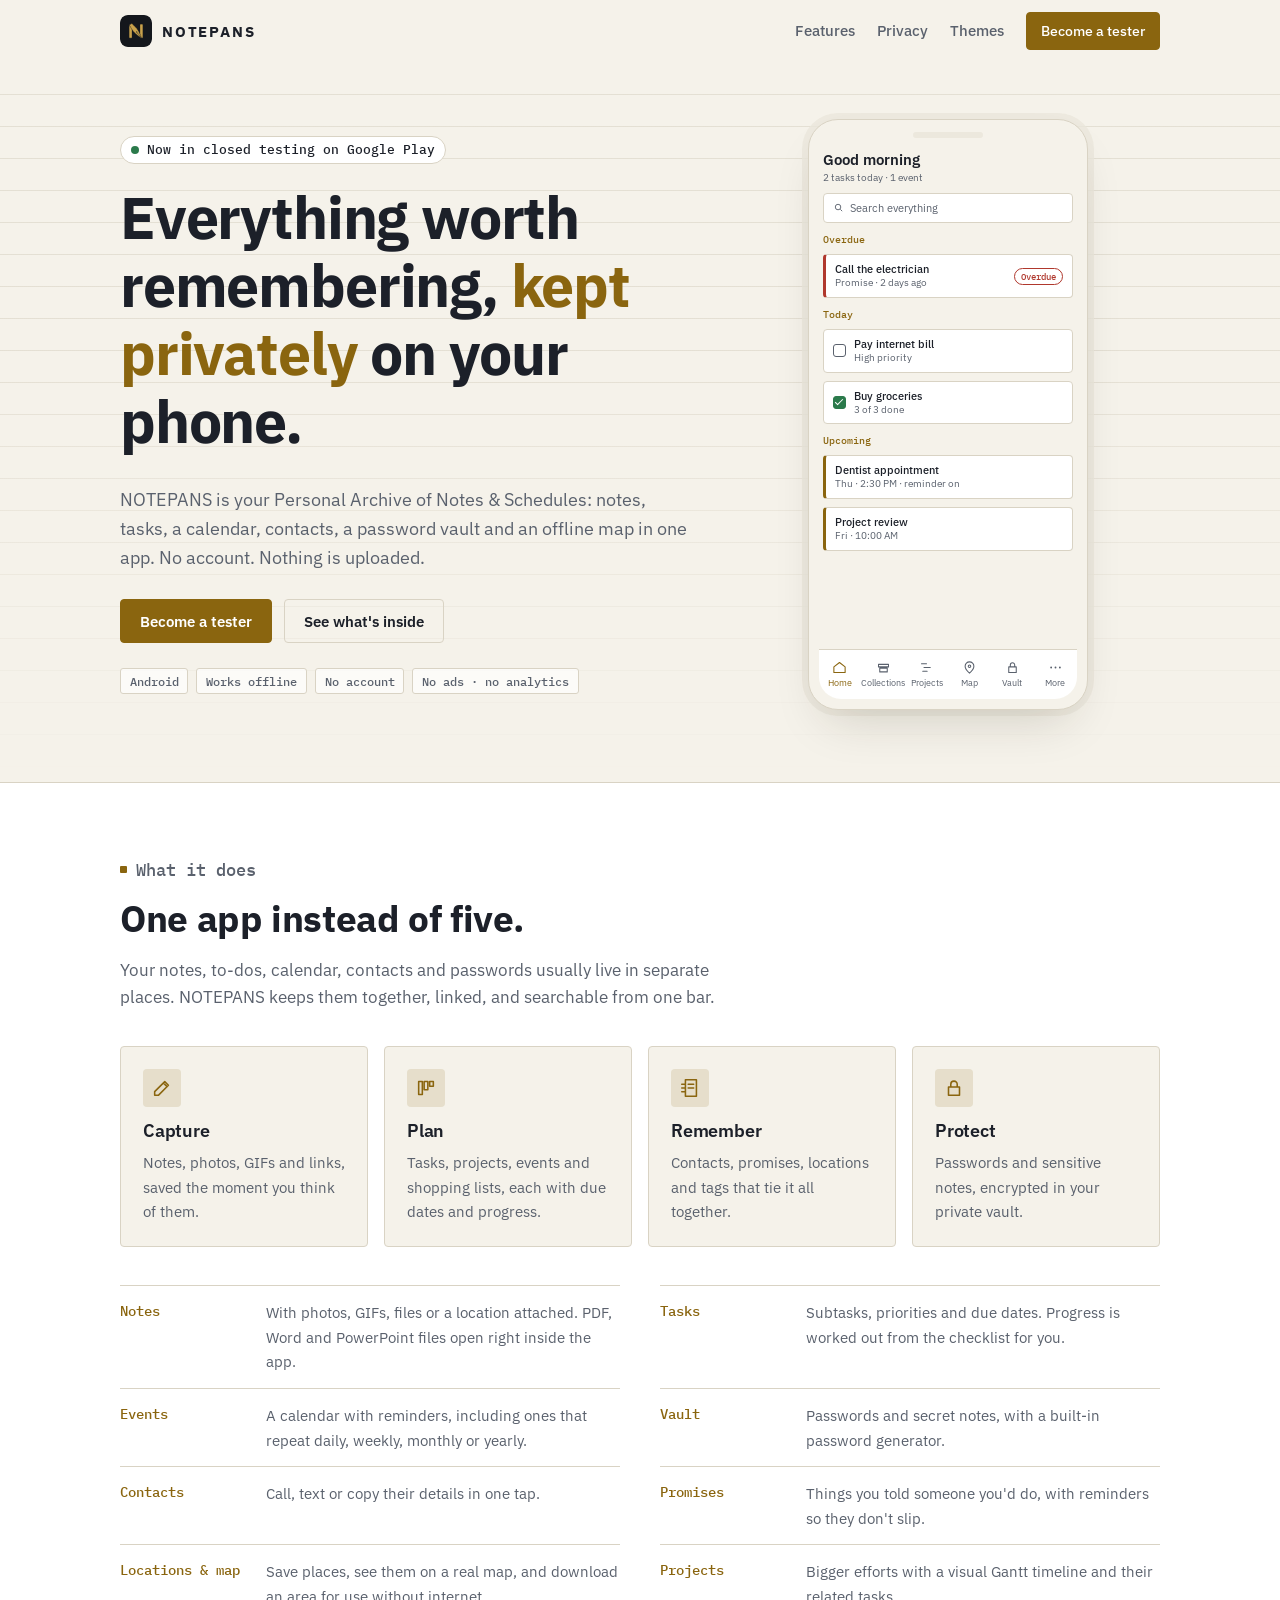
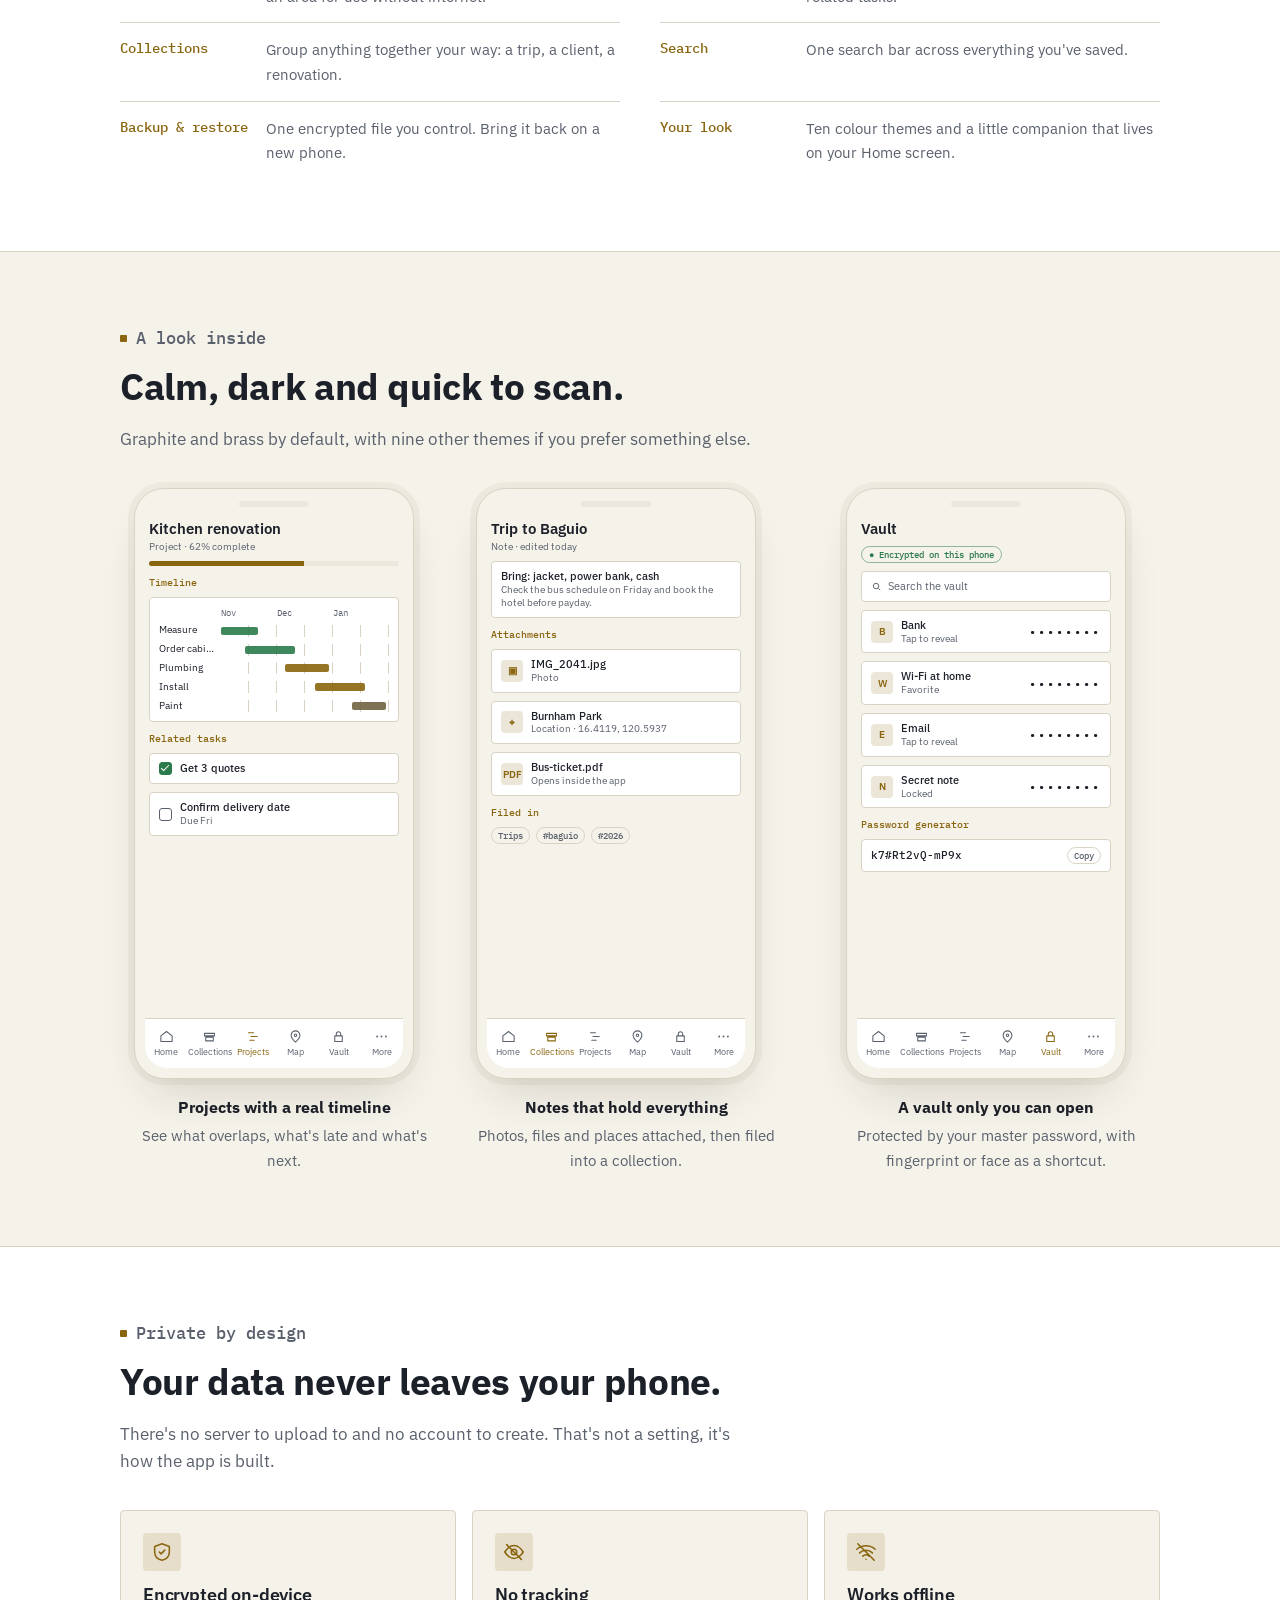
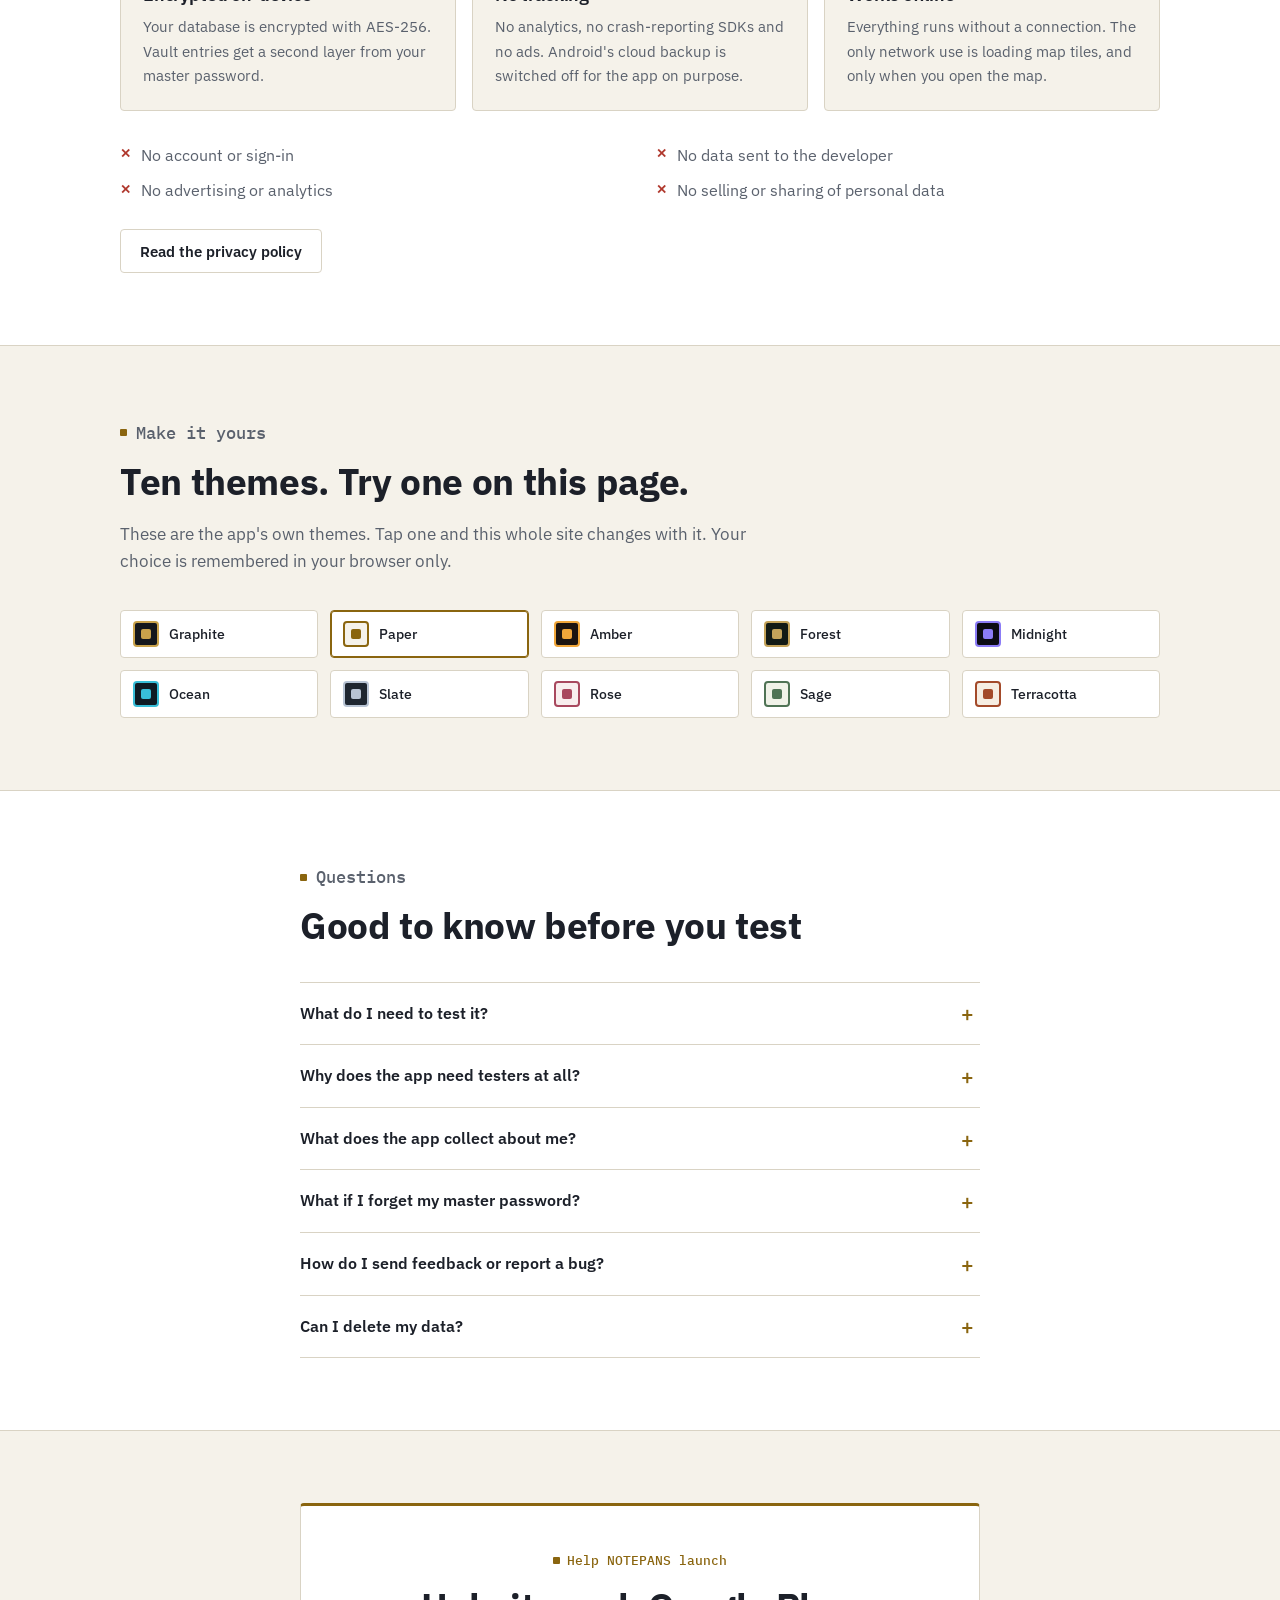
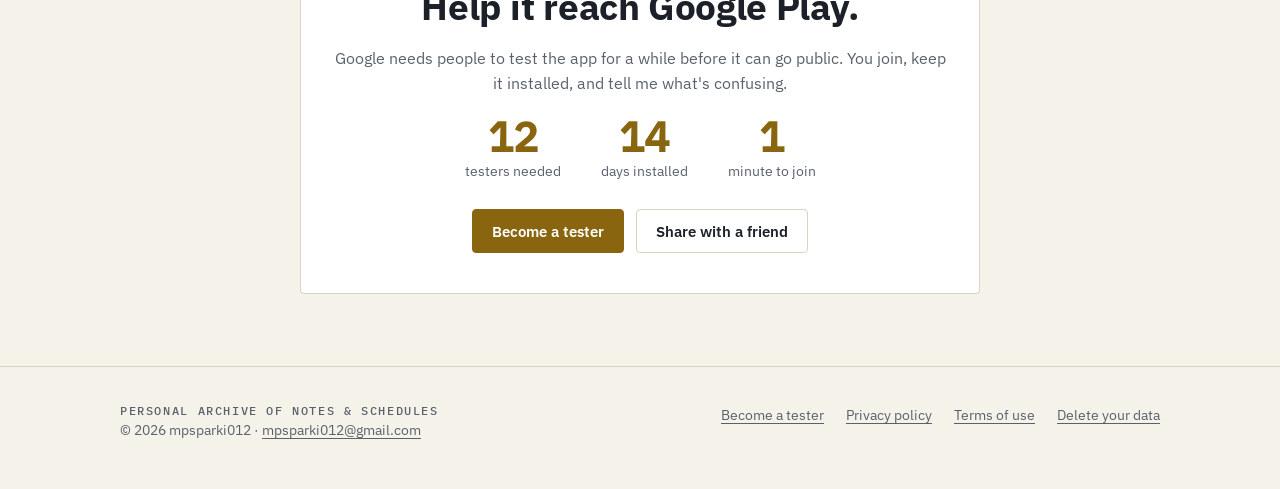
<file: index.html>
<!doctype html>
<html lang="en" data-theme="dark">
<head>
<meta charset="utf-8">
<meta name="viewport" content="width=device-width, initial-scale=1">
<title>NOTEPANS — everything worth remembering, kept privately on your phone</title>
<meta name="description" content="NOTEPANS is a private, offline Android organizer: notes, tasks, calendar, contacts, a password vault and an offline map in one app. No account. Nothing leaves your phone.">
<meta name="theme-color" content="#14171c">
<link rel="canonical" href="https://mpsparki012.github.io/notepans/">
<link rel="icon" type="image/svg+xml" href="assets/favicon.svg">
<link rel="apple-touch-icon" href="assets/icon-192.png">
<!-- Social preview (Facebook, Messenger, WhatsApp...). If your repo is NOT named "notepans", replace the URL below. -->
<meta property="og:type" content="website">
<meta property="og:site_name" content="NOTEPANS">
<meta property="og:title" content="NOTEPANS — everything worth remembering, kept privately on your phone">
<meta property="og:description" content="Notes, tasks, calendar, contacts, a password vault and an offline map. No account, nothing leaves your phone. Help test it on Google Play.">
<meta property="og:url" content="https://mpsparki012.github.io/notepans/">
<meta property="og:image" content="https://mpsparki012.github.io/notepans/assets/og.png">
<meta property="og:image:width" content="1200">
<meta property="og:image:height" content="630">
<meta property="og:image:alt" content="NOTEPANS logo beside the words: Everything worth remembering, kept privately on your phone.">
<meta name="twitter:card" content="summary_large_image">
<script src="js/theme.js"></script>
<link rel="stylesheet" href="css/style.css">
</head>
<body>

<header class="site-header">
  <div class="wrap">
    <a class="brand" href="./"><img src="assets/icon-192.png" alt="" width="32" height="32"><span>NOTEPANS</span></a>
    <nav class="nav" aria-label="Main">
      <a href="#features">Features</a>
      <a href="#privacy">Privacy</a>
      <a href="#themes">Themes</a>
      <a class="btn sm" href="test.html" data-cta>Become a tester</a>
    </nav>
  </div>
</header>

<main>
<!-- ================= HERO ================= -->
<section class="hero">
  <div class="wrap hero-inner">
    <div>
      <p class="badge" data-if="testing"><i></i><span>Now in closed testing on Google Play</span></p>
      <p class="badge" data-if="live"><i></i><span>Available on Google Play</span></p>
      <h1>Everything worth remembering, <em>kept privately</em> on your phone.</h1>
      <p class="lede">NOTEPANS is your Personal Archive of Notes &amp; Schedules: notes, tasks, a calendar, contacts, a password vault and an offline map in one app. No account. Nothing is uploaded.</p>
      <div class="btn-row">
        <a class="btn" href="test.html" data-cta>Become a tester</a>
        <a class="btn ghost" href="#features">See what's inside</a>
      </div>
      <ul class="chips">
        <li>Android</li><li>Works offline</li><li>No account</li><li>No ads · no analytics</li>
      </ul>
    </div>

    <div class="hero-phone">
      <!-- Home screen, drawn from the app's own colors -->
      <div class="phone" data-shot="home" role="img" aria-label="NOTEPANS home screen showing overdue items, today's tasks and upcoming events">
        <div class="notch"></div>
        <div class="ph-body">
          <p class="ph-hi">Good morning</p>
          <p class="ph-sub">2 tasks today · 1 event</p>
          <div class="ph-search"><svg viewBox="0 0 24 24"><circle cx="11" cy="11" r="6"/><path d="M20 20l-4-4"/></svg>Search everything</div>
          <div class="ph-label">Overdue</div>
          <div class="ph-card danger"><div class="t"><b>Call the electrician</b><small>Promise · 2 days ago</small></div><span class="pill d">Overdue</span></div>
          <div class="ph-label">Today</div>
          <div class="ph-card"><span class="ck"></span><div class="t"><b>Pay internet bill</b><small>High priority</small></div></div>
          <div class="ph-card"><span class="ck on"></span><div class="t"><b>Buy groceries</b><small>3 of 3 done</small></div></div>
          <div class="ph-label">Upcoming</div>
          <div class="ph-card accent"><div class="t"><b>Dentist appointment</b><small>Thu · 2:30 PM · reminder on</small></div></div>
          <div class="ph-card accent"><div class="t"><b>Project review</b><small>Fri · 10:00 AM</small></div></div>
        </div>
        <div class="ph-nav" aria-hidden="true">
          <span class="on"><svg viewBox="0 0 24 24"><path d="M3 11l9-7 9 7v9H3z"/></svg>Home</span>
          <span><svg viewBox="0 0 24 24"><path d="M4 7h16v4H4z M6 13h12v6H6z"/></svg>Collections</span>
          <span><svg viewBox="0 0 24 24"><path d="M4 6h8 M8 12h10 M6 18h7"/></svg>Projects</span>
          <span><svg viewBox="0 0 24 24"><path d="M12 21s7-6 7-11a7 7 0 10-14 0c0 5 7 11 7 11z"/><circle cx="12" cy="10" r="2"/></svg>Map</span>
          <span><svg viewBox="0 0 24 24"><path d="M6 11h12v9H6z M8.5 11V8a3.5 3.5 0 017 0v3"/></svg>Vault</span>
          <span><svg viewBox="0 0 24 24"><path d="M5 12h.01 M12 12h.01 M19 12h.01" stroke-width="3"/></svg>More</span>
        </div>
      </div>
    </div>
  </div>
</section>

<!-- ================= FOUR VERBS ================= -->
<section id="features" class="alt">
  <div class="wrap">
    <div class="section-head">
      <p class="eyebrow">What it does</p>
      <h2>One app instead of five.</h2>
      <p>Your notes, to-dos, calendar, contacts and passwords usually live in separate places. NOTEPANS keeps them together, linked, and searchable from one bar.</p>
    </div>
    <div class="grid g4">
      <div class="card"><div class="ico"><svg viewBox="0 0 24 24"><path d="M4 20h4L19 9l-4-4L4 16v4z M13.5 6.5l4 4"/></svg></div><h3>Capture</h3><p>Notes, photos, GIFs and links, saved the moment you think of them.</p></div>
      <div class="card"><div class="ico"><svg viewBox="0 0 24 24"><path d="M4 5h4v14H4z M10 5h4v9h-4z M16 5h4v5h-4z"/></svg></div><h3>Plan</h3><p>Tasks, projects, events and shopping lists, each with due dates and progress.</p></div>
      <div class="card"><div class="ico"><svg viewBox="0 0 24 24"><path d="M7 3h12v18H7z M10 8h6 M10 12h6 M3 8h4 M3 12h4 M3 16h4"/></svg></div><h3>Remember</h3><p>Contacts, promises, locations and tags that tie it all together.</p></div>
      <div class="card"><div class="ico"><svg viewBox="0 0 24 24"><path d="M6 11h12v9H6z M8.5 11V8a3.5 3.5 0 017 0v3"/></svg></div><h3>Protect</h3><p>Passwords and sensitive notes, encrypted in your private vault.</p></div>
    </div>

    <ul class="feat-list">
      <li><b>Notes</b><span>With photos, GIFs, files or a location attached. PDF, Word and PowerPoint files open right inside the app.</span></li>
      <li><b>Tasks</b><span>Subtasks, priorities and due dates. Progress is worked out from the checklist for you.</span></li>
      <li><b>Events</b><span>A calendar with reminders, including ones that repeat daily, weekly, monthly or yearly.</span></li>
      <li><b>Vault</b><span>Passwords and secret notes, with a built-in password generator.</span></li>
      <li><b>Contacts</b><span>Call, text or copy their details in one tap.</span></li>
      <li><b>Promises</b><span>Things you told someone you'd do, with reminders so they don't slip.</span></li>
      <li><b>Locations &amp; map</b><span>Save places, see them on a real map, and download an area for use without internet.</span></li>
      <li><b>Projects</b><span>Bigger efforts with a visual Gantt timeline and their related tasks.</span></li>
      <li><b>Collections</b><span>Group anything together your way: a trip, a client, a renovation.</span></li>
      <li><b>Search</b><span>One search bar across everything you've saved.</span></li>
      <li><b>Backup &amp; restore</b><span>One encrypted file you control. Bring it back on a new phone.</span></li>
      <li><b>Your look</b><span>Ten colour themes and a little companion that lives on your Home screen.</span></li>
    </ul>
  </div>
</section>

<!-- ================= SHOWCASE ================= -->
<section id="screens">
  <div class="wrap">
    <div class="section-head">
      <p class="eyebrow">A look inside</p>
      <h2>Calm, dark and quick to scan.</h2>
      <p>Graphite and brass by default, with nine other themes if you prefer something else.</p>
    </div>
    <div class="phones">

      <figure>
        <div class="phone" data-shot="projects" role="img" aria-label="Projects screen with a Gantt chart timeline">
          <div class="notch"></div>
          <div class="ph-body">
            <p class="ph-hi">Kitchen renovation</p>
            <p class="ph-sub">Project · 62% complete</p>
            <div class="ph-prog"><i style="width:62%"></i></div>
            <div class="ph-label">Timeline</div>
            <div class="gantt">
              <div class="g-head"><span></span><span>Nov</span><span></span><span>Dec</span><span></span><span>Jan</span><span></span></div>
              <div class="g-row"><span>Measure</span><div class="g-track"><i class="g-bar b2" style="left:0;width:22%"></i></div></div>
              <div class="g-row"><span>Order cabinets</span><div class="g-track"><i class="g-bar b2" style="left:14%;width:30%"></i></div></div>
              <div class="g-row"><span>Plumbing</span><div class="g-track"><i class="g-bar" style="left:38%;width:26%"></i></div></div>
              <div class="g-row"><span>Install</span><div class="g-track"><i class="g-bar" style="left:56%;width:30%"></i></div></div>
              <div class="g-row"><span>Paint</span><div class="g-track"><i class="g-bar b3" style="left:78%;width:20%"></i></div></div>
            </div>
            <div class="ph-label">Related tasks</div>
            <div class="ph-card"><span class="ck on"></span><div class="t"><b>Get 3 quotes</b></div></div>
            <div class="ph-card"><span class="ck"></span><div class="t"><b>Confirm delivery date</b><small>Due Fri</small></div></div>
          </div>
          <div class="ph-nav" aria-hidden="true">
            <span><svg viewBox="0 0 24 24"><path d="M3 11l9-7 9 7v9H3z"/></svg>Home</span>
            <span><svg viewBox="0 0 24 24"><path d="M4 7h16v4H4z M6 13h12v6H6z"/></svg>Collections</span>
            <span class="on"><svg viewBox="0 0 24 24"><path d="M4 6h8 M8 12h10 M6 18h7"/></svg>Projects</span>
            <span><svg viewBox="0 0 24 24"><path d="M12 21s7-6 7-11a7 7 0 10-14 0c0 5 7 11 7 11z"/><circle cx="12" cy="10" r="2"/></svg>Map</span>
            <span><svg viewBox="0 0 24 24"><path d="M6 11h12v9H6z M8.5 11V8a3.5 3.5 0 017 0v3"/></svg>Vault</span>
            <span><svg viewBox="0 0 24 24"><path d="M5 12h.01 M12 12h.01 M19 12h.01" stroke-width="3"/></svg>More</span>
          </div>
        </div>
        <figcaption><b>Projects with a real timeline</b><span>See what overlaps, what's late and what's next.</span></figcaption>
      </figure>

      <figure>
        <div class="phone" data-shot="notes" role="img" aria-label="A note with a photo and a location attached">
          <div class="notch"></div>
          <div class="ph-body">
            <p class="ph-hi">Trip to Baguio</p>
            <p class="ph-sub">Note · edited today</p>
            <div class="ph-card"><div class="t"><b>Bring: jacket, power bank, cash</b><small>Check the bus schedule on Friday and book the hotel before payday.</small></div></div>
            <div class="ph-label">Attachments</div>
            <div class="ph-card"><div class="v-ico">▣</div><div class="t"><b>IMG_2041.jpg</b><small>Photo</small></div></div>
            <div class="ph-card"><div class="v-ico">⌖</div><div class="t"><b>Burnham Park</b><small>Location · 16.4119, 120.5937</small></div></div>
            <div class="ph-card"><div class="v-ico">PDF</div><div class="t"><b>Bus-ticket.pdf</b><small>Opens inside the app</small></div></div>
            <div class="ph-label">Filed in</div>
            <div style="display:flex;gap:6px;flex-wrap:wrap"><span class="pill">Trips</span><span class="pill">#baguio</span><span class="pill">#2026</span></div>
          </div>
          <div class="ph-nav" aria-hidden="true">
            <span><svg viewBox="0 0 24 24"><path d="M3 11l9-7 9 7v9H3z"/></svg>Home</span>
            <span class="on"><svg viewBox="0 0 24 24"><path d="M4 7h16v4H4z M6 13h12v6H6z"/></svg>Collections</span>
            <span><svg viewBox="0 0 24 24"><path d="M4 6h8 M8 12h10 M6 18h7"/></svg>Projects</span>
            <span><svg viewBox="0 0 24 24"><path d="M12 21s7-6 7-11a7 7 0 10-14 0c0 5 7 11 7 11z"/><circle cx="12" cy="10" r="2"/></svg>Map</span>
            <span><svg viewBox="0 0 24 24"><path d="M6 11h12v9H6z M8.5 11V8a3.5 3.5 0 017 0v3"/></svg>Vault</span>
            <span><svg viewBox="0 0 24 24"><path d="M5 12h.01 M12 12h.01 M19 12h.01" stroke-width="3"/></svg>More</span>
          </div>
        </div>
        <figcaption><b>Notes that hold everything</b><span>Photos, files and places attached, then filed into a collection.</span></figcaption>
      </figure>

      <figure>
        <div class="phone" data-shot="vault" role="img" aria-label="Vault screen listing encrypted password entries">
          <div class="notch"></div>
          <div class="ph-body">
            <p class="ph-hi">Vault</p>
            <span class="lock-chip">● Encrypted on this phone</span>
            <div class="ph-search"><svg viewBox="0 0 24 24"><circle cx="11" cy="11" r="6"/><path d="M20 20l-4-4"/></svg>Search the vault</div>
            <div class="ph-card"><div class="v-ico">B</div><div class="t"><b>Bank</b><small>Tap to reveal</small></div><span class="v-dots">••••••••</span></div>
            <div class="ph-card"><div class="v-ico">W</div><div class="t"><b>Wi-Fi at home</b><small>Favorite</small></div><span class="v-dots">••••••••</span></div>
            <div class="ph-card"><div class="v-ico">E</div><div class="t"><b>Email</b><small>Tap to reveal</small></div><span class="v-dots">••••••••</span></div>
            <div class="ph-card"><div class="v-ico">N</div><div class="t"><b>Secret note</b><small>Locked</small></div><span class="v-dots">••••••••</span></div>
            <div class="ph-label">Password generator</div>
            <div class="ph-card"><div class="t"><b class="mono" style="font-family:'IBM Plex Mono',monospace">k7#Rt2vQ-mP9x</b></div><span class="pill">Copy</span></div>
          </div>
          <div class="ph-nav" aria-hidden="true">
            <span><svg viewBox="0 0 24 24"><path d="M3 11l9-7 9 7v9H3z"/></svg>Home</span>
            <span><svg viewBox="0 0 24 24"><path d="M4 7h16v4H4z M6 13h12v6H6z"/></svg>Collections</span>
            <span><svg viewBox="0 0 24 24"><path d="M4 6h8 M8 12h10 M6 18h7"/></svg>Projects</span>
            <span><svg viewBox="0 0 24 24"><path d="M12 21s7-6 7-11a7 7 0 10-14 0c0 5 7 11 7 11z"/><circle cx="12" cy="10" r="2"/></svg>Map</span>
            <span class="on"><svg viewBox="0 0 24 24"><path d="M6 11h12v9H6z M8.5 11V8a3.5 3.5 0 017 0v3"/></svg>Vault</span>
            <span><svg viewBox="0 0 24 24"><path d="M5 12h.01 M12 12h.01 M19 12h.01" stroke-width="3"/></svg>More</span>
          </div>
        </div>
        <figcaption><b>A vault only you can open</b><span>Protected by your master password, with fingerprint or face as a shortcut.</span></figcaption>
      </figure>
    </div>
  </div>
</section>

<!-- ================= VIDEO (optional) ================= -->
<section data-if="video" class="alt">
  <div class="wrap">
    <div class="section-head"><p class="eyebrow">Video</p><h2>See NOTEPANS in a minute</h2></div>
    <div class="video" id="video-box"></div>
  </div>
</section>

<!-- ================= PRIVACY ================= -->
<section id="privacy" class="alt">
  <div class="wrap">
    <div class="section-head">
      <p class="eyebrow">Private by design</p>
      <h2>Your data never leaves your phone.</h2>
      <p>There's no server to upload to and no account to create. That's not a setting, it's how the app is built.</p>
    </div>
    <div class="grid g3">
      <div class="card"><div class="ico"><svg viewBox="0 0 24 24"><path d="M12 3l8 3v6c0 5-3.5 8-8 9-4.5-1-8-4-8-9V6z"/><path d="M9 12l2 2 4-4"/></svg></div><h3>Encrypted on-device</h3><p>Your database is encrypted with AES-256. Vault entries get a second layer from your master password.</p></div>
      <div class="card"><div class="ico"><svg viewBox="0 0 24 24"><path d="M2 12s4-7 10-7 10 7 10 7-4 7-10 7S2 12 2 12z"/><circle cx="12" cy="12" r="3"/><path d="M4 4l16 16"/></svg></div><h3>No tracking</h3><p>No analytics, no crash-reporting SDKs and no ads. Android's cloud backup is switched off for the app on purpose.</p></div>
      <div class="card"><div class="ico"><svg viewBox="0 0 24 24"><path d="M2 9a15 15 0 0120 0 M5 13a10 10 0 0114 0 M8.5 16.5a5 5 0 017 0 M12 20h.01 M3 3l18 18"/></svg></div><h3>Works offline</h3><p>Everything runs without a connection. The only network use is loading map tiles, and only when you open the map.</p></div>
    </div>
    <ul class="nots">
      <li>No account or sign-in</li>
      <li>No data sent to the developer</li>
      <li>No advertising or analytics</li>
      <li>No selling or sharing of personal data</li>
    </ul>
    <div class="btn-row"><a class="btn ghost" href="privacy.html">Read the privacy policy</a></div>
  </div>
</section>

<!-- ================= THEMES ================= -->
<section id="themes">
  <div class="wrap">
    <div class="section-head">
      <p class="eyebrow">Make it yours</p>
      <h2>Ten themes. Try one on this page.</h2>
      <p>These are the app's own themes. Tap one and this whole site changes with it. Your choice is remembered in your browser only.</p>
    </div>
    <div class="swatches" id="theme-picker" role="group" aria-label="Choose a theme"></div>
  </div>
</section>

<!-- ================= FAQ ================= -->
<section class="alt">
  <div class="wrap narrow">
    <div class="section-head"><p class="eyebrow">Questions</p><h2>Good to know before you test</h2></div>
    <details><summary>What do I need to test it?</summary><div><p>An Android phone with the Google Play Store, and a Gmail / Google account signed in to it. It takes about a minute to join.</p></div></details>
    <details><summary>Why does the app need testers at all?</summary><div><p>Google requires new personal developer accounts to run a closed test with at least <span data-text="testersNeeded"></span> people for <span data-text="daysNeeded"></span> days before an app can be released to everyone. Every tester genuinely helps.</p></div></details>
    <details><summary>What does the app collect about me?</summary><div><p>Nothing. Your notes, tasks, passwords and photos stay on your phone in an encrypted database. There's no account, no analytics and no ads. See the <a href="privacy.html">privacy policy</a> for details.</p></div></details>
    <details><summary>What if I forget my master password?</summary><div><p>Nobody can recover it, not even the developer, because nothing is stored anywhere else. That's what makes the vault private. Keep a backup file and remember the password you set.</p></div></details>
    <details><summary>How do I send feedback or report a bug?</summary><div><p>Email <a data-email href="#">the developer</a> with what you were doing and what happened. Screenshots help. Anything confusing is useful feedback too.</p></div></details>
    <details><summary>Can I delete my data?</summary><div><p>Yes, anytime, right on your phone. See <a href="delete-data.html">how to delete your data</a>.</p></div></details>
  </div>
</section>

<!-- ================= CTA ================= -->
<section>
  <div class="wrap narrow">
    <div class="cta">
      <p class="eyebrow">Help NOTEPANS launch</p>
      <h2 data-if="testing">Help it reach Google Play.</h2>
      <h2 data-if="live">Get NOTEPANS on your phone.</h2>
      <p class="dim" data-if="testing">Google needs people to test the app for a while before it can go public. You join, keep it installed, and tell me what's confusing.</p>
      <div class="stats" data-if="testing">
        <div><b data-text="testersNeeded">12</b><span>testers needed</span></div>
        <div><b data-text="daysNeeded">14</b><span>days installed</span></div>
        <div><b>1</b><span>minute to join</span></div>
      </div>
      <div class="btn-row">
        <a class="btn" href="test.html" data-cta>Become a tester</a>
        <button class="btn ghost" type="button" data-share>Share with a friend</button>
      </div>
    </div>
  </div>
</section>
</main>

<footer class="site-footer">
  <div class="wrap">
    <div>
      <p class="tagline">Personal archive of notes &amp; schedules</p>
      <p>© <span data-year>2026</span> <span data-text="developer"></span> · <a data-email href="#">email</a></p>
    </div>
    <nav aria-label="Footer">
      <a href="test.html" data-cta>Become a tester</a>
      <a href="privacy.html">Privacy policy</a>
      <a href="terms.html">Terms of use</a>
      <a href="delete-data.html">Delete your data</a>
    </nav>
  </div>
</footer>

<script src="config.js"></script>
<script src="js/site.js"></script>
</body>
</html>
</file>
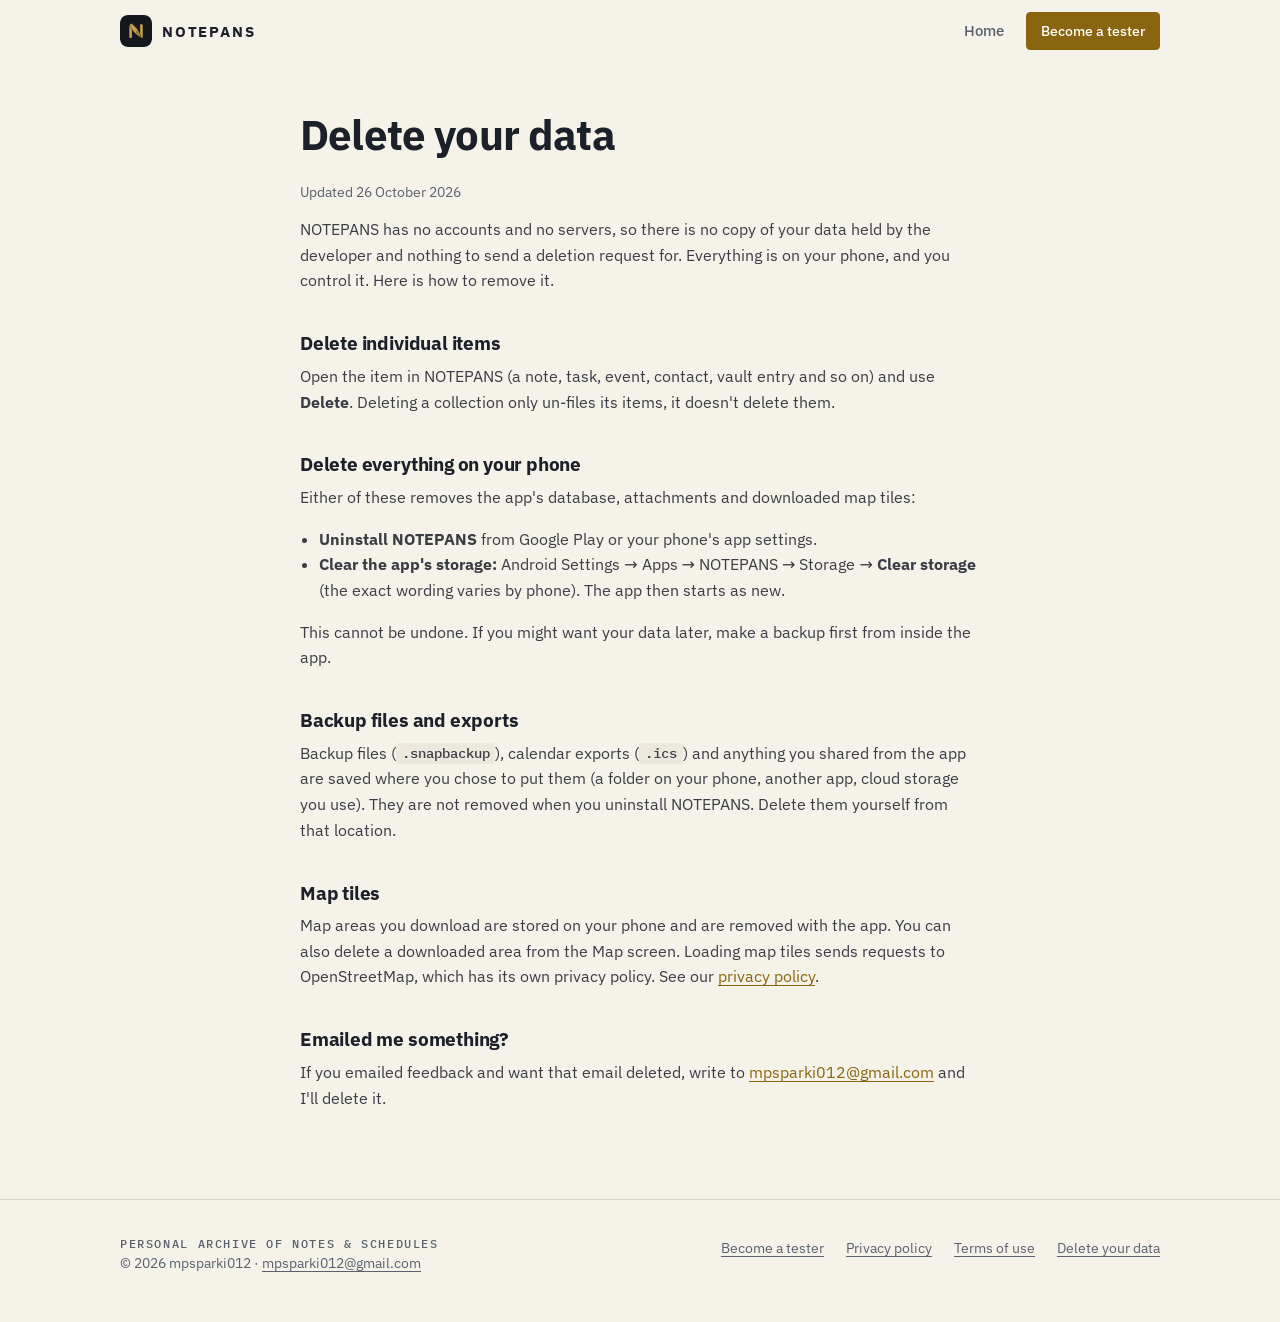
<file: delete-data.html>
<!doctype html>
<html lang="en" data-theme="dark">
<head>
<meta charset="utf-8">
<meta name="viewport" content="width=device-width, initial-scale=1">
<title>Delete your data — NOTEPANS</title>
<meta name="description" content="How to delete your NOTEPANS data. Everything is on your phone.">
<meta name="theme-color" content="#14171c">
<link rel="icon" type="image/svg+xml" href="assets/favicon.svg">
<link rel="apple-touch-icon" href="assets/icon-192.png">
<script src="js/theme.js"></script>
<link rel="stylesheet" href="css/style.css">
</head>
<body>
<header class="site-header">
  <div class="wrap">
    <a class="brand" href="./"><img src="assets/icon-192.png" alt="" width="32" height="32"><span>NOTEPANS</span></a>
    <nav class="nav" aria-label="Main">
      <a href="./">Home</a>
      <a class="btn sm" href="test.html" data-cta>Become a tester</a>
    </nav>
  </div>
</header>
<main class="legal">
<div class="wrap narrow">
<h1>Delete your data</h1>
<p class="meta">Updated <span data-text="policyUpdated"></span></p>
<p>NOTEPANS has no accounts and no servers, so there is no copy of your data held by the developer and nothing to send a deletion request for. Everything is on your phone, and you control it. Here is how to remove it.</p>

<h2>Delete individual items</h2>
<p>Open the item in NOTEPANS (a note, task, event, contact, vault entry and so on) and use <b>Delete</b>. Deleting a collection only un-files its items, it doesn't delete them.</p>

<h2>Delete everything on your phone</h2>
<p>Either of these removes the app's database, attachments and downloaded map tiles:</p>
<ul>
<li><b>Uninstall NOTEPANS</b> from Google Play or your phone's app settings.</li>
<li><b>Clear the app's storage:</b> Android Settings → Apps → NOTEPANS → Storage → <b>Clear storage</b> (the exact wording varies by phone). The app then starts as new.</li>
</ul>
<p>This cannot be undone. If you might want your data later, make a backup first from inside the app.</p>

<h2>Backup files and exports</h2>
<p>Backup files (<code>.snapbackup</code>), calendar exports (<code>.ics</code>) and anything you shared from the app are saved where you chose to put them (a folder on your phone, another app, cloud storage you use). They are not removed when you uninstall NOTEPANS. Delete them yourself from that location.</p>

<h2>Map tiles</h2>
<p>Map areas you download are stored on your phone and are removed with the app. You can also delete a downloaded area from the Map screen. Loading map tiles sends requests to OpenStreetMap, which has its own privacy policy. See our <a href="privacy.html">privacy policy</a>.</p>

<h2>Emailed me something?</h2>
<p>If you emailed feedback and want that email deleted, write to <a data-email href="#"></a> and I'll delete it.</p>
</div>
</main>
<footer class="site-footer">
  <div class="wrap">
    <div>
      <p class="tagline">Personal archive of notes &amp; schedules</p>
      <p>© <span data-year>2026</span> <span data-text="developer"></span> · <a data-email href="#">email</a></p>
    </div>
    <nav aria-label="Footer">
      <a href="test.html" data-cta>Become a tester</a>
      <a href="privacy.html">Privacy policy</a>
      <a href="terms.html">Terms of use</a>
      <a href="delete-data.html">Delete your data</a>
    </nav>
  </div>
</footer>
<script src="config.js"></script>
<script src="js/site.js"></script>
</body>
</html>
</file>
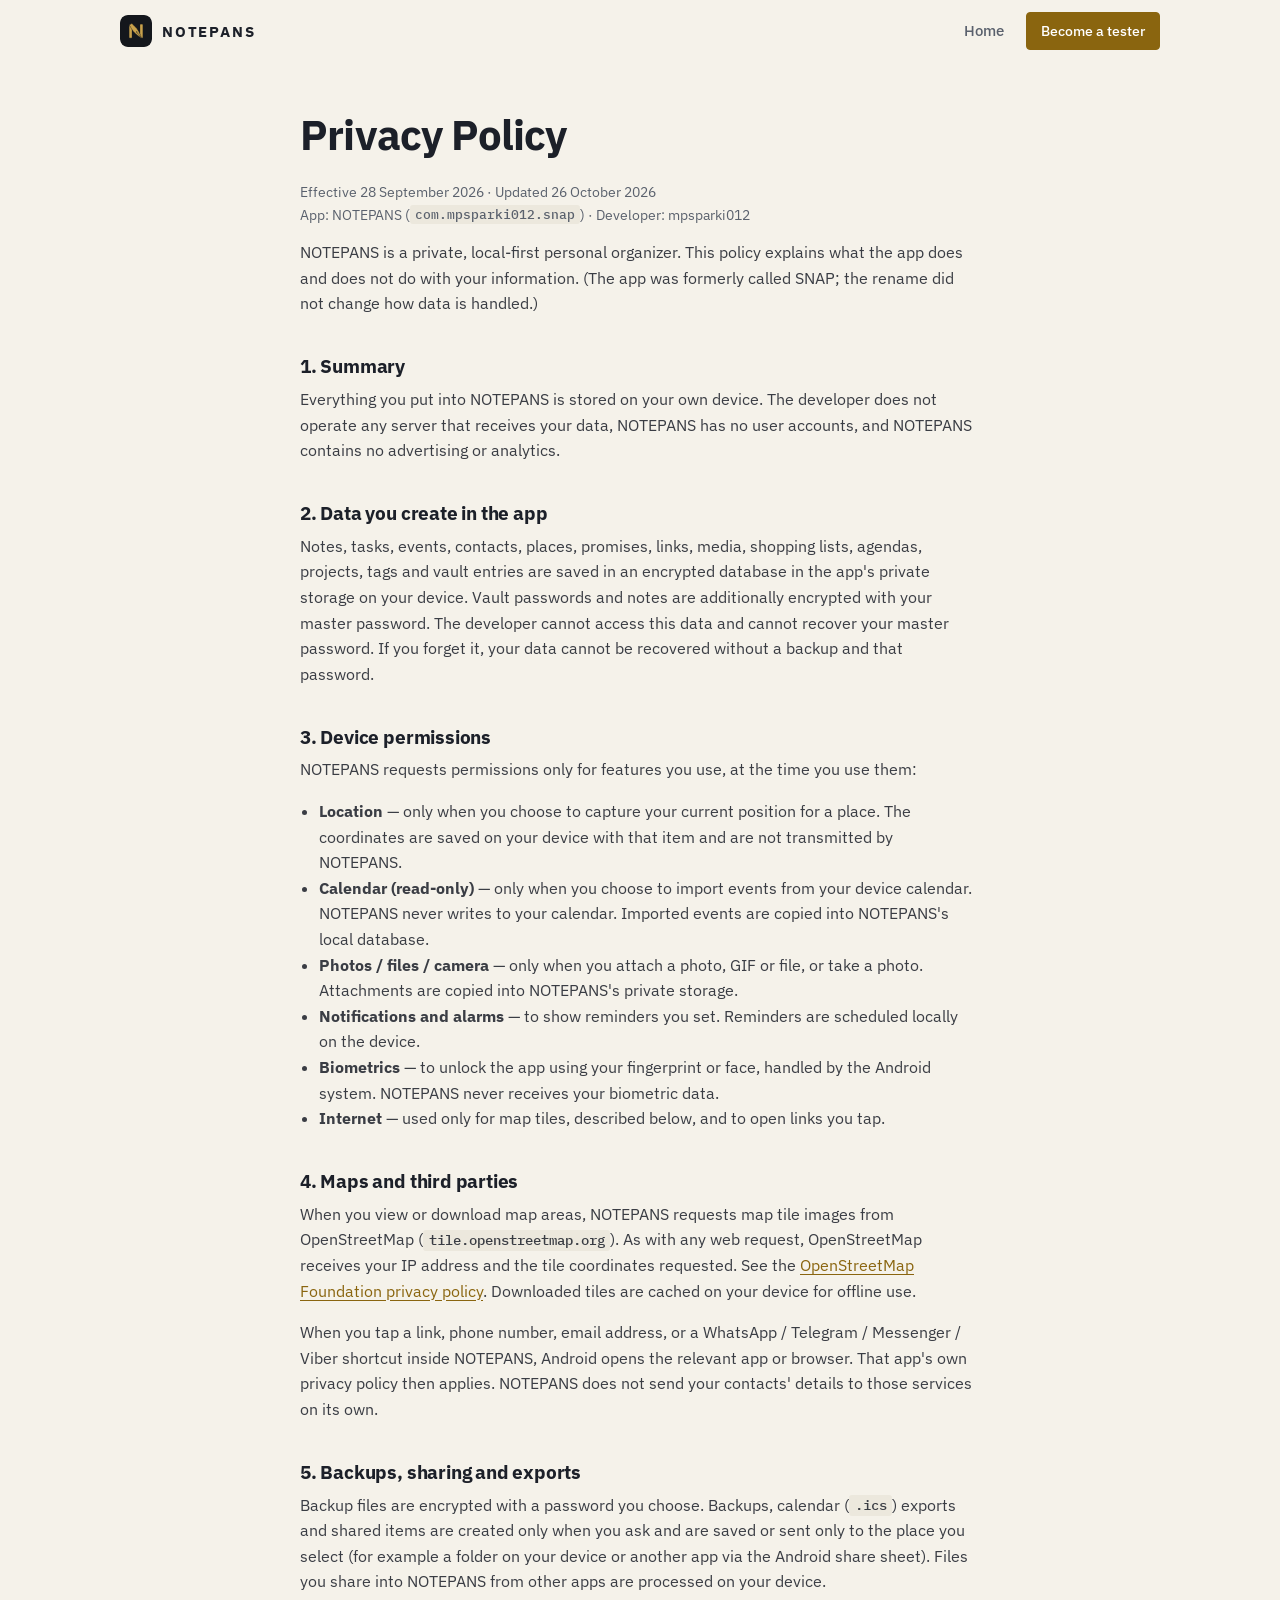
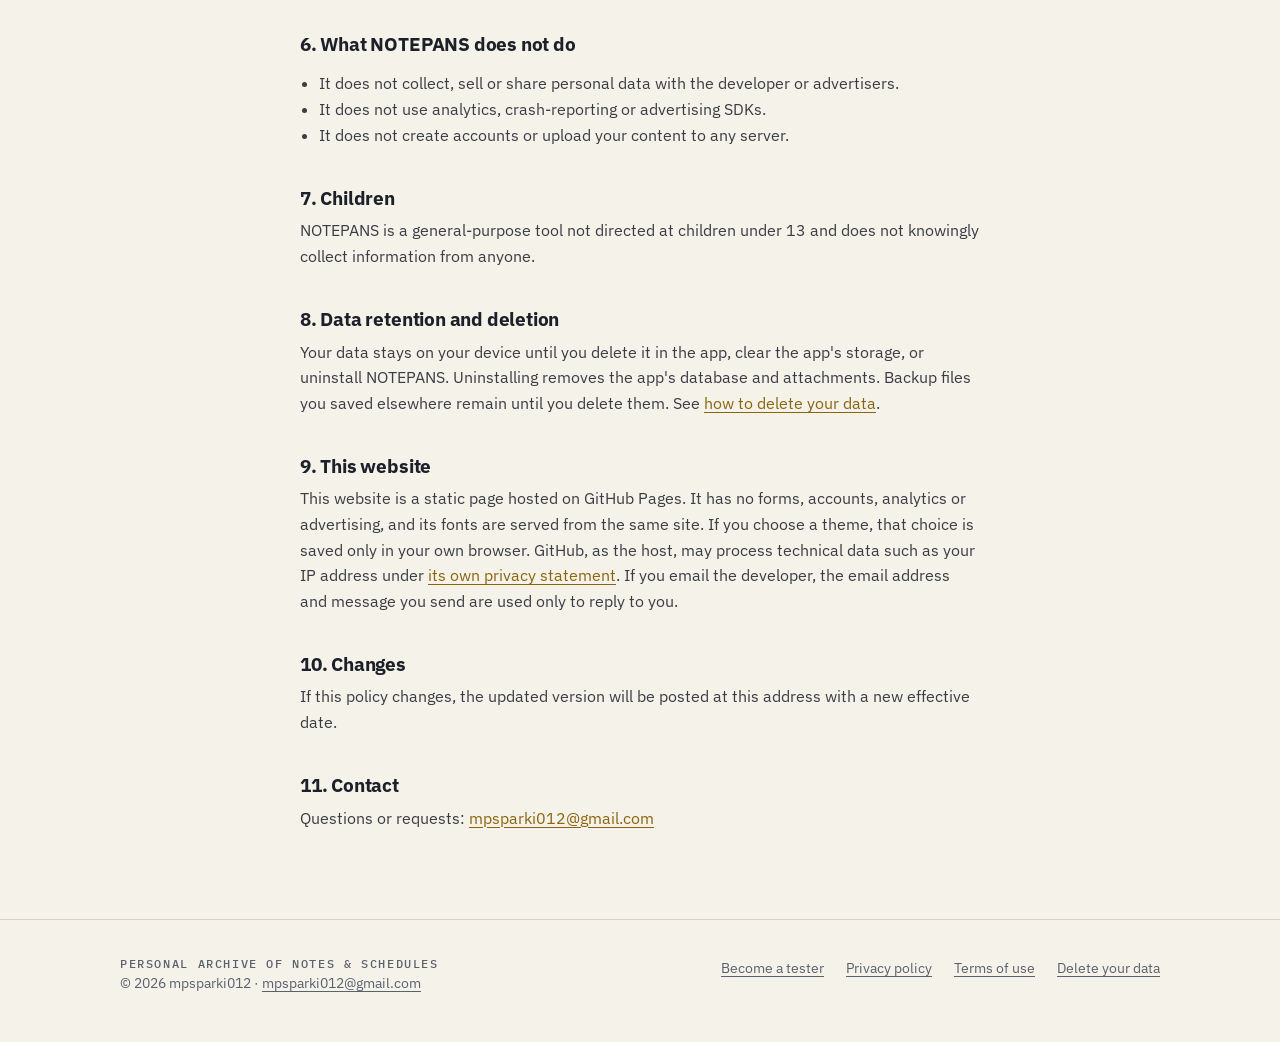
<file: privacy.html>
<!doctype html>
<html lang="en" data-theme="dark">
<head>
<meta charset="utf-8">
<meta name="viewport" content="width=device-width, initial-scale=1">
<title>Privacy Policy — NOTEPANS</title>
<meta name="description" content="NOTEPANS privacy policy: everything stays on your device. No accounts, no analytics, no ads.">
<meta name="theme-color" content="#14171c">
<link rel="icon" type="image/svg+xml" href="assets/favicon.svg">
<link rel="apple-touch-icon" href="assets/icon-192.png">
<script src="js/theme.js"></script>
<link rel="stylesheet" href="css/style.css">
</head>
<body>
<header class="site-header">
  <div class="wrap">
    <a class="brand" href="./"><img src="assets/icon-192.png" alt="" width="32" height="32"><span>NOTEPANS</span></a>
    <nav class="nav" aria-label="Main">
      <a href="./">Home</a>
      <a class="btn sm" href="test.html" data-cta>Become a tester</a>
    </nav>
  </div>
</header>
<main class="legal">
<div class="wrap narrow">
<h1>Privacy Policy</h1>
<p class="meta">Effective <span data-text="policyEffective"></span> · Updated <span data-text="policyUpdated"></span><br>
App: <span data-text="appName"></span> (<code data-text="packageId"></code>) · Developer: <span data-text="developer"></span></p>
<p>NOTEPANS is a private, local-first personal organizer. This policy explains what the app does and does not do with your information. (The app was formerly called SNAP; the rename did not change how data is handled.)</p>

<h2>1. Summary</h2>
<p>Everything you put into NOTEPANS is stored on your own device. The developer does not operate any server that receives your data, NOTEPANS has no user accounts, and NOTEPANS contains no advertising or analytics.</p>

<h2>2. Data you create in the app</h2>
<p>Notes, tasks, events, contacts, places, promises, links, media, shopping lists, agendas, projects, tags and vault entries are saved in an encrypted database in the app's private storage on your device. Vault passwords and notes are additionally encrypted with your master password. The developer cannot access this data and cannot recover your master password. If you forget it, your data cannot be recovered without a backup and that password.</p>

<h2>3. Device permissions</h2>
<p>NOTEPANS requests permissions only for features you use, at the time you use them:</p>
<ul>
<li><b>Location</b> — only when you choose to capture your current position for a place. The coordinates are saved on your device with that item and are not transmitted by NOTEPANS.</li>
<li><b>Calendar (read-only)</b> — only when you choose to import events from your device calendar. NOTEPANS never writes to your calendar. Imported events are copied into NOTEPANS's local database.</li>
<li><b>Photos / files / camera</b> — only when you attach a photo, GIF or file, or take a photo. Attachments are copied into NOTEPANS's private storage.</li>
<li><b>Notifications and alarms</b> — to show reminders you set. Reminders are scheduled locally on the device.</li>
<li><b>Biometrics</b> — to unlock the app using your fingerprint or face, handled by the Android system. NOTEPANS never receives your biometric data.</li>
<li><b>Internet</b> — used only for map tiles, described below, and to open links you tap.</li>
</ul>

<h2>4. Maps and third parties</h2>
<p>When you view or download map areas, NOTEPANS requests map tile images from OpenStreetMap (<code>tile.openstreetmap.org</code>). As with any web request, OpenStreetMap receives your IP address and the tile coordinates requested. See the <a href="https://osmfoundation.org/wiki/Privacy_Policy" target="_blank" rel="noopener">OpenStreetMap Foundation privacy policy</a>. Downloaded tiles are cached on your device for offline use.</p>
<p>When you tap a link, phone number, email address, or a WhatsApp / Telegram / Messenger / Viber shortcut inside NOTEPANS, Android opens the relevant app or browser. That app's own privacy policy then applies. NOTEPANS does not send your contacts' details to those services on its own.</p>

<h2>5. Backups, sharing and exports</h2>
<p>Backup files are encrypted with a password you choose. Backups, calendar (<code>.ics</code>) exports and shared items are created only when you ask and are saved or sent only to the place you select (for example a folder on your device or another app via the Android share sheet). Files you share into NOTEPANS from other apps are processed on your device.</p>

<h2>6. What NOTEPANS does not do</h2>
<ul>
<li>It does not collect, sell or share personal data with the developer or advertisers.</li>
<li>It does not use analytics, crash-reporting or advertising SDKs.</li>
<li>It does not create accounts or upload your content to any server.</li>
</ul>

<h2>7. Children</h2>
<p>NOTEPANS is a general-purpose tool not directed at children under 13 and does not knowingly collect information from anyone.</p>

<h2>8. Data retention and deletion</h2>
<p>Your data stays on your device until you delete it in the app, clear the app's storage, or uninstall NOTEPANS. Uninstalling removes the app's database and attachments. Backup files you saved elsewhere remain until you delete them. See <a href="delete-data.html">how to delete your data</a>.</p>

<h2>9. This website</h2>
<p>This website is a static page hosted on GitHub Pages. It has no forms, accounts, analytics or advertising, and its fonts are served from the same site. If you choose a theme, that choice is saved only in your own browser. GitHub, as the host, may process technical data such as your IP address under <a href="https://docs.github.com/en/site-policy/privacy-policies/github-general-privacy-statement" target="_blank" rel="noopener">its own privacy statement</a>. If you email the developer, the email address and message you send are used only to reply to you.</p>

<h2>10. Changes</h2>
<p>If this policy changes, the updated version will be posted at this address with a new effective date.</p>

<h2>11. Contact</h2>
<p>Questions or requests: <a data-email href="#"></a></p>
</div>
</main>
<footer class="site-footer">
  <div class="wrap">
    <div>
      <p class="tagline">Personal archive of notes &amp; schedules</p>
      <p>© <span data-year>2026</span> <span data-text="developer"></span> · <a data-email href="#">email</a></p>
    </div>
    <nav aria-label="Footer">
      <a href="test.html" data-cta>Become a tester</a>
      <a href="privacy.html">Privacy policy</a>
      <a href="terms.html">Terms of use</a>
      <a href="delete-data.html">Delete your data</a>
    </nav>
  </div>
</footer>
<script src="config.js"></script>
<script src="js/site.js"></script>
</body>
</html>
</file>
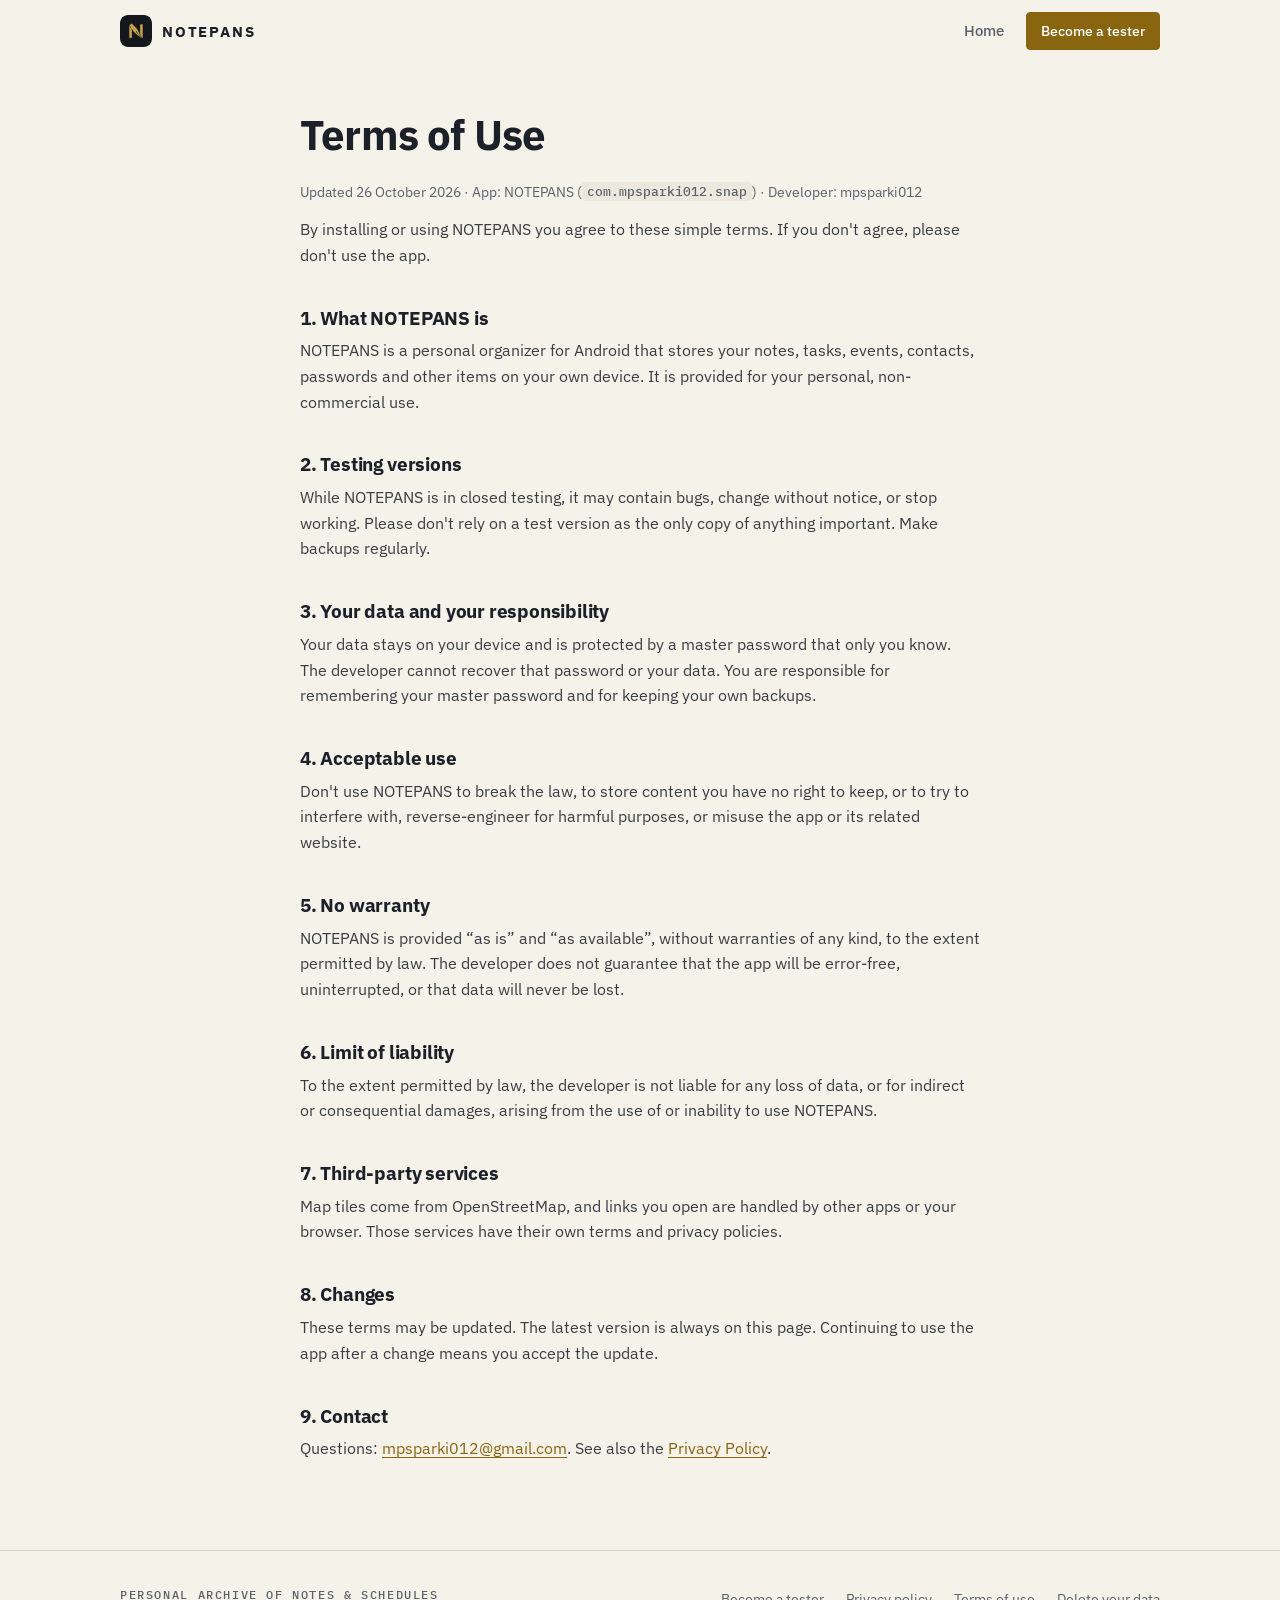
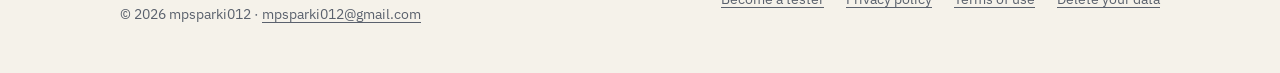
<file: terms.html>
<!doctype html>
<html lang="en" data-theme="dark">
<head>
<meta charset="utf-8">
<meta name="viewport" content="width=device-width, initial-scale=1">
<title>Terms of Use — NOTEPANS</title>
<meta name="description" content="NOTEPANS terms of use.">
<meta name="theme-color" content="#14171c">
<link rel="icon" type="image/svg+xml" href="assets/favicon.svg">
<link rel="apple-touch-icon" href="assets/icon-192.png">
<script src="js/theme.js"></script>
<link rel="stylesheet" href="css/style.css">
</head>
<body>
<header class="site-header">
  <div class="wrap">
    <a class="brand" href="./"><img src="assets/icon-192.png" alt="" width="32" height="32"><span>NOTEPANS</span></a>
    <nav class="nav" aria-label="Main">
      <a href="./">Home</a>
      <a class="btn sm" href="test.html" data-cta>Become a tester</a>
    </nav>
  </div>
</header>
<main class="legal">
<div class="wrap narrow">
<h1>Terms of Use</h1>
<p class="meta">Updated <span data-text="policyUpdated"></span> · App: <span data-text="appName"></span> (<code data-text="packageId"></code>) · Developer: <span data-text="developer"></span></p>
<p>By installing or using NOTEPANS you agree to these simple terms. If you don't agree, please don't use the app.</p>

<h2>1. What NOTEPANS is</h2>
<p>NOTEPANS is a personal organizer for Android that stores your notes, tasks, events, contacts, passwords and other items on your own device. It is provided for your personal, non-commercial use.</p>

<h2>2. Testing versions</h2>
<p>While NOTEPANS is in closed testing, it may contain bugs, change without notice, or stop working. Please don't rely on a test version as the only copy of anything important. Make backups regularly.</p>

<h2>3. Your data and your responsibility</h2>
<p>Your data stays on your device and is protected by a master password that only you know. The developer cannot recover that password or your data. You are responsible for remembering your master password and for keeping your own backups.</p>

<h2>4. Acceptable use</h2>
<p>Don't use NOTEPANS to break the law, to store content you have no right to keep, or to try to interfere with, reverse-engineer for harmful purposes, or misuse the app or its related website.</p>

<h2>5. No warranty</h2>
<p>NOTEPANS is provided “as is” and “as available”, without warranties of any kind, to the extent permitted by law. The developer does not guarantee that the app will be error-free, uninterrupted, or that data will never be lost.</p>

<h2>6. Limit of liability</h2>
<p>To the extent permitted by law, the developer is not liable for any loss of data, or for indirect or consequential damages, arising from the use of or inability to use NOTEPANS.</p>

<h2>7. Third-party services</h2>
<p>Map tiles come from OpenStreetMap, and links you open are handled by other apps or your browser. Those services have their own terms and privacy policies.</p>

<h2>8. Changes</h2>
<p>These terms may be updated. The latest version is always on this page. Continuing to use the app after a change means you accept the update.</p>

<h2>9. Contact</h2>
<p>Questions: <a data-email href="#"></a>. See also the <a href="privacy.html">Privacy Policy</a>.</p>
</div>
</main>
<footer class="site-footer">
  <div class="wrap">
    <div>
      <p class="tagline">Personal archive of notes &amp; schedules</p>
      <p>© <span data-year>2026</span> <span data-text="developer"></span> · <a data-email href="#">email</a></p>
    </div>
    <nav aria-label="Footer">
      <a href="test.html" data-cta>Become a tester</a>
      <a href="privacy.html">Privacy policy</a>
      <a href="terms.html">Terms of use</a>
      <a href="delete-data.html">Delete your data</a>
    </nav>
  </div>
</footer>
<script src="config.js"></script>
<script src="js/site.js"></script>
</body>
</html>
</file>
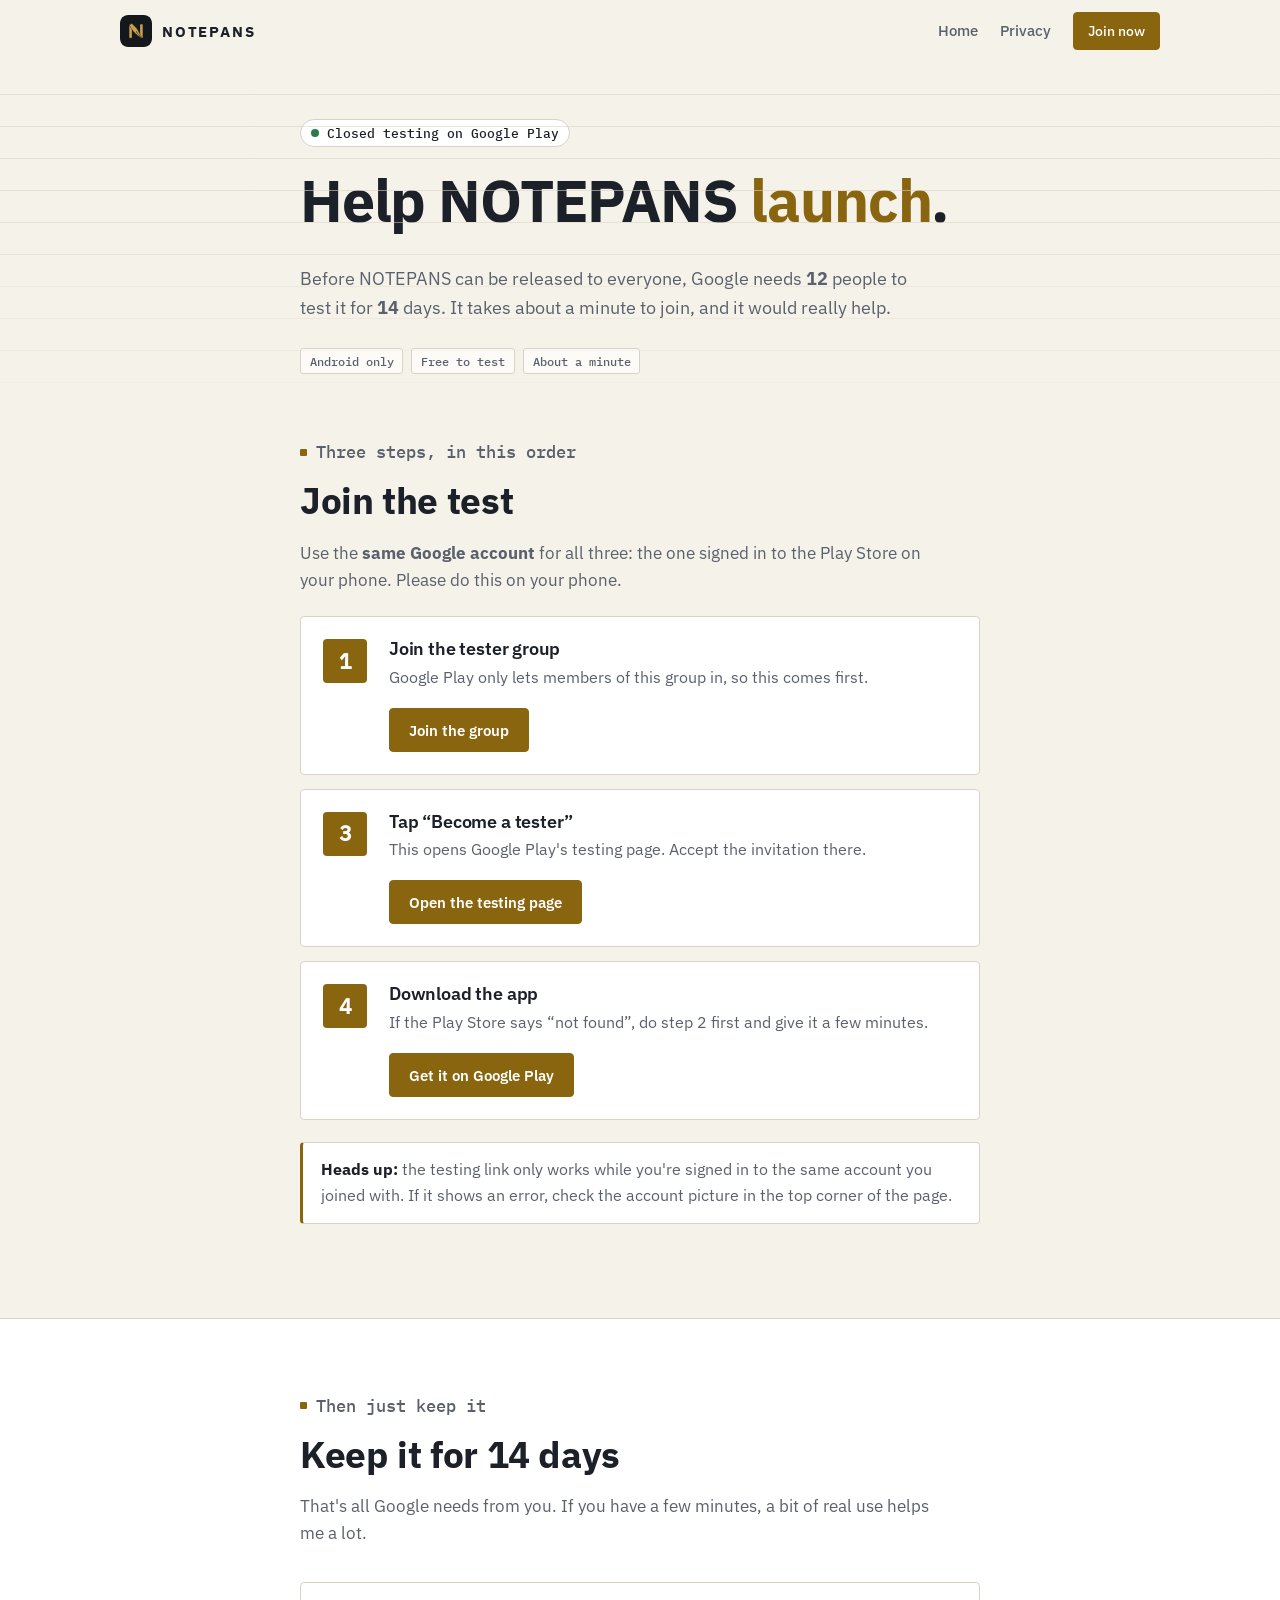
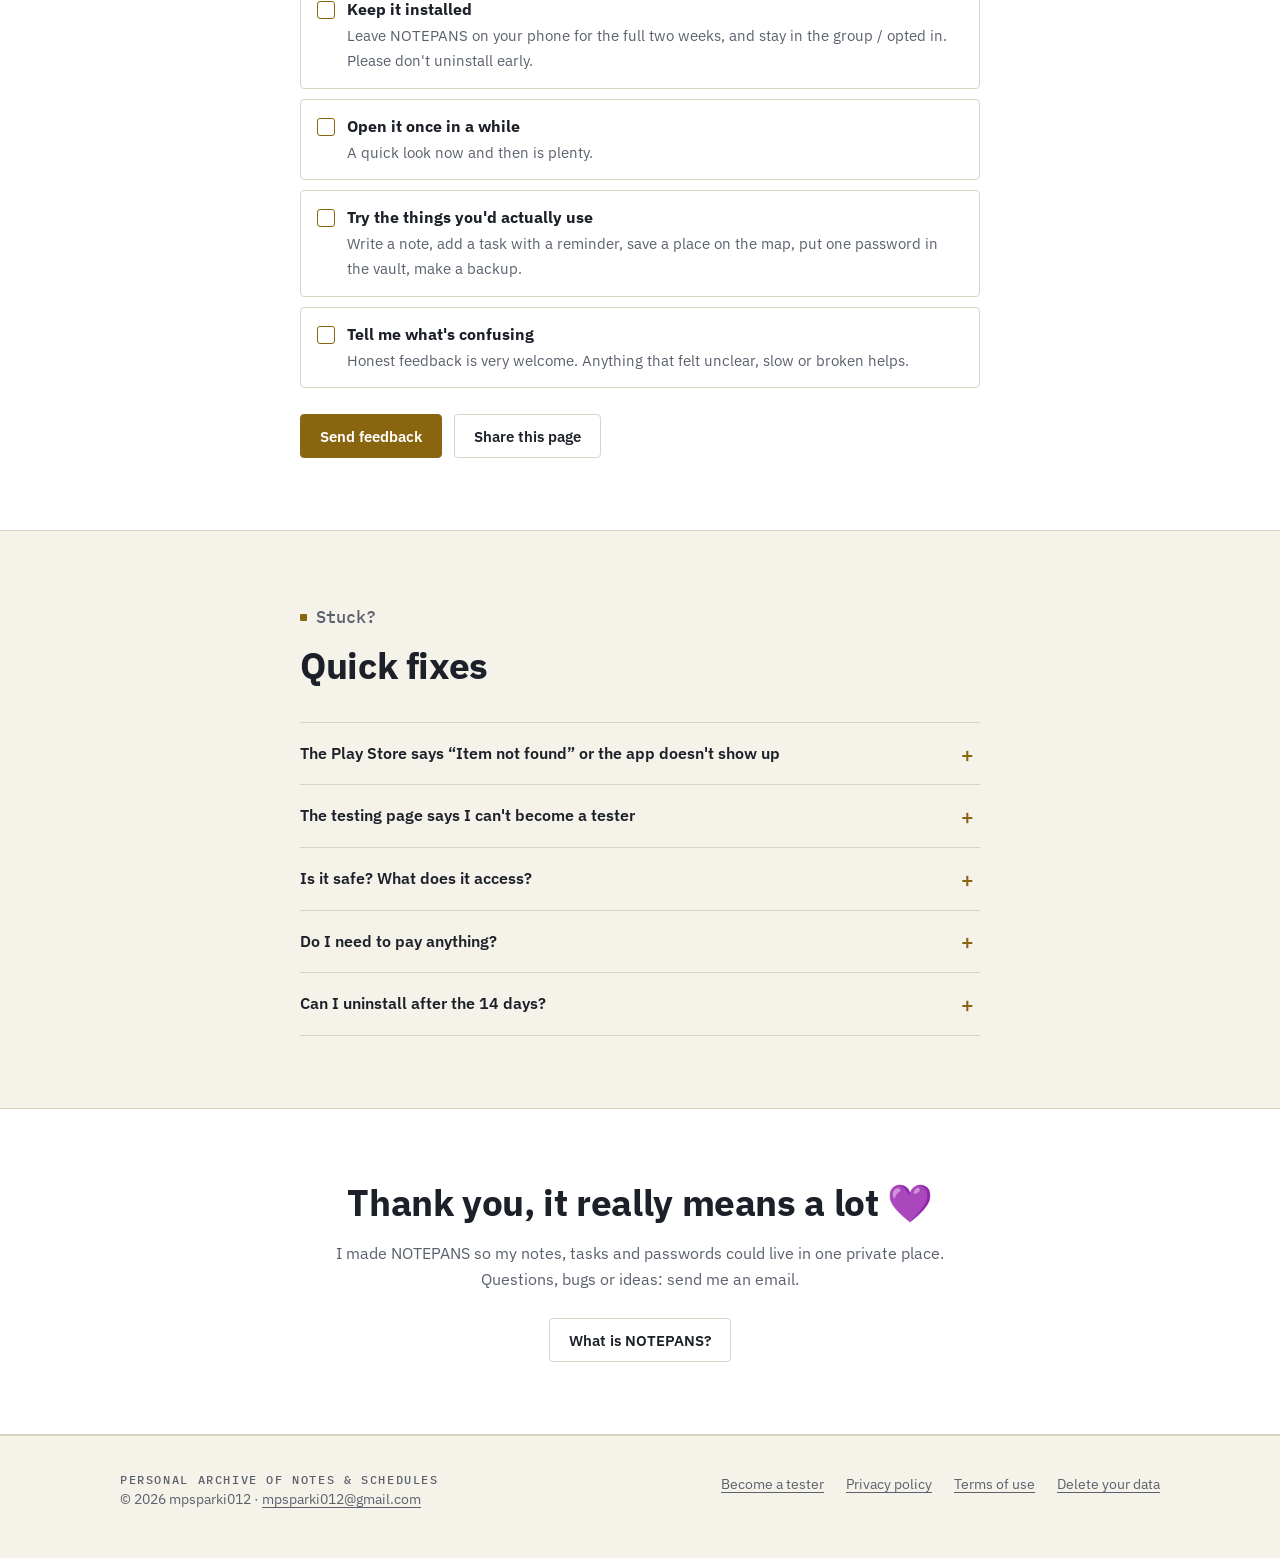
<file: test.html>
<!doctype html>
<html lang="en" data-theme="dark">
<head>
<meta charset="utf-8">
<meta name="viewport" content="width=device-width, initial-scale=1">
<title>Become a NOTEPANS tester</title>
<meta name="description" content="Help NOTEPANS launch on Google Play. It takes about a minute to join the closed test, then keep the app installed for 14 days.">
<meta name="theme-color" content="#14171c">
<link rel="canonical" href="https://mpsparki012.github.io/notepans/test.html">
<link rel="icon" type="image/svg+xml" href="assets/favicon.svg">
<link rel="apple-touch-icon" href="assets/icon-192.png">
<meta property="og:type" content="website">
<meta property="og:site_name" content="NOTEPANS">
<meta property="og:title" content="Become a NOTEPANS tester">
<meta property="og:description" content="Google needs people to test NOTEPANS before it can launch. Joining takes about a minute.">
<meta property="og:url" content="https://mpsparki012.github.io/notepans/test.html">
<meta property="og:image" content="https://mpsparki012.github.io/notepans/assets/og.png">
<meta property="og:image:width" content="1200">
<meta property="og:image:height" content="630">
<meta name="twitter:card" content="summary_large_image">
<script src="js/theme.js"></script>
<link rel="stylesheet" href="css/style.css">
</head>
<body>

<header class="site-header">
  <div class="wrap">
    <a class="brand" href="./"><img src="assets/icon-192.png" alt="" width="32" height="32"><span>NOTEPANS</span></a>
    <nav class="nav" aria-label="Main">
      <a href="./">Home</a>
      <a href="privacy.html">Privacy</a>
      <a class="btn sm" href="#steps">Join now</a>
    </nav>
  </div>
</header>

<main>
<section class="hero" style="padding-bottom:40px">
  <div class="wrap narrow">
    <p class="badge"><i></i><span>Closed testing on Google Play</span></p>
    <h1>Help NOTEPANS <em>launch</em>.</h1>
    <p class="lede">Before NOTEPANS can be released to everyone, Google needs <strong data-text="testersNeeded">12</strong> people to test it for <strong data-text="daysNeeded">14</strong> days. It takes about a minute to join, and it would really help.</p>
    <ul class="chips">
      <li>Android only</li><li>Free to test</li><li>About a minute</li>
    </ul>
  </div>
</section>

<section id="steps" style="padding-top:24px">
  <div class="wrap narrow">
    <div class="section-head" style="margin-bottom:1.4rem">
      <p class="eyebrow">Three steps, in this order</p>
      <h2>Join the test</h2>
      <p>Use the <b>same Google account</b> for all three: the one signed in to the Play Store on your phone. Please do this on your phone.</p>
    </div>

    <ol class="steps">
      <!-- STEP 1 — version A: Google Group -->
      <li class="step" data-if="group">
        <div>
          <h3>Join the tester group</h3>
          <p>Google Play only lets members of this group in, so this comes first.</p>
          <a class="btn" data-href="groupUrl" href="#" target="_blank" rel="noopener">Join the group</a>
        </div>
      </li>
      <!-- STEP 1 — version B: email list (shown when groupUrl is "") -->
      <li class="step" data-if="nogroup">
        <div>
          <h3>Send me your Gmail address</h3>
          <p>I add testers by email in the Play Console. Send the Gmail address you use on your phone's Play Store and I'll reply when you've been added.</p>
          <a class="btn" data-mailto="NOTEPANS tester request" data-body="Hi! Please add me as a NOTEPANS tester. My Play Store Gmail is: " href="#">Email my Gmail</a>
        </div>
      </li>

      <li class="step">
        <div>
          <h3>Tap “Become a tester”</h3>
          <p>This opens Google Play's testing page. Accept the invitation there.</p>
          <a class="btn" data-href="optInUrl" href="#" target="_blank" rel="noopener">Open the testing page</a>
        </div>
      </li>

      <li class="step">
        <div>
          <h3>Download the app</h3>
          <p>If the Play Store says “not found”, do step 2 first and give it a few minutes.</p>
          <a class="btn" data-href="playUrl" href="#" target="_blank" rel="noopener">Get it on Google Play</a>
        </div>
      </li>
    </ol>

    <div class="callout"><b>Heads up:</b> the testing link only works while you're signed in to the same account you joined with. If it shows an error, check the account picture in the top corner of the page.</div>
  </div>
</section>

<section class="alt">
  <div class="wrap narrow">
    <div class="section-head">
      <p class="eyebrow">Then just keep it</p>
      <h2>Keep it for <span data-text="daysNeeded">14</span> days</h2>
      <p>That's all Google needs from you. If you have a few minutes, a bit of real use helps me a lot.</p>
    </div>
    <ul class="checks">
      <li><div><b>Keep it installed</b><span>Leave NOTEPANS on your phone for the full two weeks, and stay in the group / opted in. Please don't uninstall early.</span></div></li>
      <li><div><b>Open it once in a while</b><span>A quick look now and then is plenty.</span></div></li>
      <li><div><b>Try the things you'd actually use</b><span>Write a note, add a task with a reminder, save a place on the map, put one password in the vault, make a backup.</span></div></li>
      <li><div><b>Tell me what's confusing</b><span>Honest feedback is very welcome. Anything that felt unclear, slow or broken helps.</span></div></li>
    </ul>
    <div class="btn-row">
      <a class="btn" data-mailto="NOTEPANS feedback" href="#">Send feedback</a>
      <button class="btn ghost" type="button" data-share>Share this page</button>
    </div>
  </div>
</section>

<section>
  <div class="wrap narrow">
    <div class="section-head"><p class="eyebrow">Stuck?</p><h2>Quick fixes</h2></div>
    <details><summary>The Play Store says “Item not found” or the app doesn't show up</summary><div><p>Do step 2 first (open the testing page and accept), then wait 5–10 minutes and search again or use the “Get it on Google Play” button. Make sure the Play Store on your phone uses the same Google account you joined with.</p></div></details>
    <details><summary>The testing page says I can't become a tester</summary><div><p>Usually this means you're signed in to a different Google account, or you haven't joined the tester group / been added yet. Switch to the right account, then try the link again.</p></div></details>
    <details><summary>Is it safe? What does it access?</summary><div><p>NOTEPANS asks for permissions only for features you use, at the moment you use them (for example location when you save a place). Your data stays on your phone. Read the <a href="privacy.html">privacy policy</a>.</p></div></details>
    <details><summary>Do I need to pay anything?</summary><div><p>No. Testing is free.</p></div></details>
    <details><summary>Can I uninstall after the <span data-text="daysNeeded">14</span> days?</summary><div><p>Yes. I'd be glad if you kept using it, but after the test period it's your choice. Your data lives only on your phone, so uninstalling removes it. Make a backup first if you want to keep it.</p></div></details>
  </div>
</section>

<section class="alt">
  <div class="wrap narrow" style="text-align:center">
    <h2>Thank you, it really means a lot 💜</h2>
    <p class="dim">I made NOTEPANS so my notes, tasks and passwords could live in one private place. Questions, bugs or ideas: send me an email.</p>
    <div class="btn-row" style="justify-content:center">
      <a class="btn ghost" href="./">What is NOTEPANS?</a>
    </div>
  </div>
</section>
</main>

<footer class="site-footer">
  <div class="wrap">
    <div>
      <p class="tagline">Personal archive of notes &amp; schedules</p>
      <p>© <span data-year>2026</span> <span data-text="developer"></span> · <a data-email href="#">email</a></p>
    </div>
    <nav aria-label="Footer">
      <a href="test.html">Become a tester</a>
      <a href="privacy.html">Privacy policy</a>
      <a href="terms.html">Terms of use</a>
      <a href="delete-data.html">Delete your data</a>
    </nav>
  </div>
</footer>

<script src="config.js"></script>
<script src="js/site.js"></script>
</body>
</html>
</file>
<file: css/style.css>
/* ============================================================
   NOTEPANS site styles.
   Design language taken from the app (src/index.css): graphite + brass,
   IBM Plex Sans / Mono, 4px corners, sentence-case labels.
   Colors live in the THEME TOKENS block — change them there only.
   ============================================================ */

/* ---------- fonts (self-hosted, no Google request) ---------- */
@font-face{font-family:"IBM Plex Sans";font-weight:400;font-display:swap;src:url(../assets/fonts/ibm-plex-sans-latin-400-normal.woff2) format("woff2")}
@font-face{font-family:"IBM Plex Sans";font-weight:500;font-display:swap;src:url(../assets/fonts/ibm-plex-sans-latin-500-normal.woff2) format("woff2")}
@font-face{font-family:"IBM Plex Sans";font-weight:600;font-display:swap;src:url(../assets/fonts/ibm-plex-sans-latin-600-normal.woff2) format("woff2")}
@font-face{font-family:"IBM Plex Sans";font-weight:700;font-display:swap;src:url(../assets/fonts/ibm-plex-sans-latin-700-normal.woff2) format("woff2")}
@font-face{font-family:"IBM Plex Mono";font-weight:400;font-display:swap;src:url(../assets/fonts/ibm-plex-mono-latin-400-normal.woff2) format("woff2")}
@font-face{font-family:"IBM Plex Mono";font-weight:500;font-display:swap;src:url(../assets/fonts/ibm-plex-mono-latin-500-normal.woff2) format("woff2")}

/* ---------- THEME TOKENS (same ten themes as the app) ---------- */
:root,[data-theme="dark"]{--bg:#14171c;--surface:#1c2029;--surface2:#232833;--border:#2a2f3a;--text:#edeef0;--dim:#9aa1ac;--accent:#c9a24b;--accent-ink:#3a2e12;--positive:#5fa875;--danger:#c1594f;--shadow:rgba(0,0,0,.4);color-scheme:dark}
[data-theme="light"]{--bg:#f5f2ea;--surface:#ffffff;--surface2:#ece8dd;--border:#d9d3c4;--text:#1c2029;--dim:#5a616d;--accent:#8a650f;--accent-ink:#ffffff;--positive:#2b7a4b;--danger:#b0382d;--shadow:rgba(40,32,12,.18);color-scheme:light}
[data-theme="amber"]{--bg:#1c1410;--surface:#261b15;--surface2:#31241c;--border:#42312a;--text:#f3e8dc;--dim:#b9a592;--accent:#f0a63a;--accent-ink:#2b1a06;--positive:#7fb27a;--danger:#d0634f;--shadow:rgba(0,0,0,.4);color-scheme:dark}
[data-theme="forest"]{--bg:#121a15;--surface:#1a251e;--surface2:#212e26;--border:#2c3b32;--text:#e8efe9;--dim:#98a99d;--accent:#c4a35a;--accent-ink:#2f2710;--positive:#6fb585;--danger:#c1594f;--shadow:rgba(0,0,0,.4);color-scheme:dark}
[data-theme="midnight"]{--bg:#0b0b14;--surface:#13131f;--surface2:#1b1b2b;--border:#26263a;--text:#ececf6;--dim:#9c9cb8;--accent:#8b7cf6;--accent-ink:#14102f;--positive:#5fa875;--danger:#c1594f;--shadow:rgba(0,0,0,.5);color-scheme:dark}
[data-theme="ocean"]{--bg:#0f1a24;--surface:#16232f;--surface2:#1d2d3b;--border:#27394a;--text:#e6f0f6;--dim:#8fa6b6;--accent:#38bdd8;--accent-ink:#06303a;--positive:#5fa875;--danger:#c1594f;--shadow:rgba(0,0,0,.4);color-scheme:dark}
[data-theme="slate"]{--bg:#1e2630;--surface:#263140;--surface2:#2e3b4d;--border:#394960;--text:#e9edf2;--dim:#a3afbf;--accent:#b8c4d4;--accent-ink:#1c2532;--positive:#5fa875;--danger:#c1594f;--shadow:rgba(0,0,0,.4);color-scheme:dark}
[data-theme="rose"]{--bg:#f8eeee;--surface:#fffafa;--surface2:#f1e2e3;--border:#e1cdcf;--text:#34232a;--dim:#6e5a61;--accent:#a8485e;--accent-ink:#ffffff;--positive:#2b7a4b;--danger:#b0382d;--shadow:rgba(52,35,42,.16);color-scheme:light}
[data-theme="sage"]{--bg:#f0f2e8;--surface:#fbfcf6;--surface2:#e5e9d9;--border:#d0d6c0;--text:#262d24;--dim:#586155;--accent:#4f7355;--accent-ink:#ffffff;--positive:#2b7a4b;--danger:#b0382d;--shadow:rgba(38,45,36,.16);color-scheme:light}
[data-theme="terracotta"]{--bg:#f6ede2;--surface:#fffaf3;--surface2:#eddfce;--border:#dccbb5;--text:#33241c;--dim:#6b574a;--accent:#a34a2a;--accent-ink:#ffffff;--positive:#2b7a4b;--danger:#b0382d;--shadow:rgba(51,36,28,.16);color-scheme:light}

/* ---------- base ---------- */
*{box-sizing:border-box}
html{scroll-behavior:smooth;-webkit-text-size-adjust:100%}
body{margin:0;background:var(--bg);color:var(--text);font:16px/1.6 "IBM Plex Sans",system-ui,-apple-system,"Segoe UI",Roboto,sans-serif;-webkit-font-smoothing:antialiased;transition:background .25s,color .25s}
img,svg{max-width:100%}
a{color:var(--accent);text-underline-offset:3px}
a:hover{text-decoration-thickness:2px}
h1,h2,h3{line-height:1.15;letter-spacing:-.01em;margin:0 0 .5em}
h1{font-size:clamp(2.1rem,6.2vw,3.7rem);font-weight:700;letter-spacing:-.02em}
h2{font-size:clamp(1.55rem,3.8vw,2.3rem);font-weight:700}
h3{font-size:1.1rem;font-weight:600}
p{margin:0 0 1em}
code{font:500 .88em "IBM Plex Mono",monospace;background:var(--surface2);padding:.1em .4em;border-radius:3px}
.wrap{max-width:1080px;margin:0 auto;padding:0 20px}
.narrow{max-width:720px}
.mono{font-family:"IBM Plex Mono",monospace}
.dim{color:var(--dim)}
:focus-visible{outline:2px solid var(--accent);outline-offset:3px;border-radius:3px}
[hidden]{display:none!important}
.sr{position:absolute;width:1px;height:1px;overflow:hidden;clip:rect(0 0 0 0);white-space:nowrap}

.eyebrow{display:inline-flex;align-items:center;gap:.55em;font:500 .8rem "IBM Plex Mono",monospace;color:var(--accent);margin:0 0 1rem}
.eyebrow::before{content:"";width:7px;height:7px;background:var(--accent);border-radius:1px}

/* ---------- setup bar ---------- */
.setup-bar{background:#f0c64a;color:#2b2208;font-size:.88rem;padding:.55rem 1rem;text-align:center}
.setup-bar code{background:rgba(0,0,0,.12);color:inherit}

/* ---------- header ---------- */
.site-header{position:sticky;top:0;z-index:20;background:color-mix(in srgb,var(--bg) 88%,transparent);backdrop-filter:blur(10px);-webkit-backdrop-filter:blur(10px);border-bottom:1px solid transparent;transition:border-color .2s}
.site-header.scrolled{border-bottom-color:var(--border)}
.site-header .wrap{display:flex;align-items:center;justify-content:space-between;height:62px;gap:16px}
.brand{display:flex;align-items:center;gap:10px;color:var(--text);text-decoration:none;font-weight:700;letter-spacing:.12em;font-size:.95rem}
.brand img{width:32px;height:32px;border-radius:8px;display:block}
.nav{display:flex;align-items:center;gap:22px}
.nav a{color:var(--dim);text-decoration:none;font-size:.92rem;font-weight:500}
.nav a:hover{color:var(--text)}
.nav a.btn{color:var(--accent-ink)}
@media(max-width:640px){.nav a:not(.btn){display:none}}

/* ---------- buttons ---------- */
.btn{display:inline-flex;align-items:center;justify-content:center;gap:.5em;min-height:44px;padding:.6em 1.25em;border-radius:4px;border:1px solid var(--accent);background:var(--accent);color:var(--accent-ink);font:600 .95rem "IBM Plex Sans",sans-serif;text-decoration:none;cursor:pointer;transition:transform .12s,filter .12s}
.btn:hover{filter:brightness(1.08);text-decoration:none}
.btn:active{transform:translateY(1px)}
.btn.ghost{background:transparent;color:var(--text);border-color:var(--border)}
.btn.ghost:hover{border-color:var(--accent);color:var(--accent);filter:none}
.btn.sm{min-height:38px;padding:.4em 1em;font-size:.88rem}
.btn-row{display:flex;flex-wrap:wrap;gap:12px;margin:1.6rem 0 0}

/* ---------- hero ---------- */
.hero{position:relative;padding:56px 0 72px;overflow:hidden}
.hero::before{content:"";position:absolute;inset:0;pointer-events:none;
  background-image:repeating-linear-gradient(to bottom,transparent 0,transparent 31px,color-mix(in srgb,var(--border) 60%,transparent) 31px,color-mix(in srgb,var(--border) 60%,transparent) 32px);
  -webkit-mask-image:linear-gradient(to bottom,#000 40%,transparent);mask-image:linear-gradient(to bottom,#000 40%,transparent)}
.hero-inner{position:relative;display:grid;grid-template-columns:1.15fr .85fr;gap:40px;align-items:center}
.hero h1 em{font-style:normal;color:var(--accent)}
.lede{font-size:1.15rem;color:var(--dim);max-width:34em}
.badge{display:inline-flex;align-items:center;gap:.6em;padding:.35em .8em;border:1px solid var(--border);background:var(--surface);border-radius:999px;font:500 .8rem "IBM Plex Mono",monospace;margin-bottom:1.2rem}
.badge i{width:8px;height:8px;border-radius:50%;background:var(--positive);box-shadow:0 0 0 0 var(--positive);animation:pulse 2.4s infinite}
@keyframes pulse{0%{box-shadow:0 0 0 0 color-mix(in srgb,var(--positive) 60%,transparent)}70%,100%{box-shadow:0 0 0 9px transparent}}
.chips{display:flex;flex-wrap:wrap;gap:8px;margin:1.6rem 0 0;padding:0;list-style:none}
.chips li{font:500 .78rem "IBM Plex Mono",monospace;color:var(--dim);border:1px solid var(--border);padding:.3em .7em;border-radius:3px;background:color-mix(in srgb,var(--surface) 70%,transparent)}
.hero-phone{display:flex;justify-content:center}
@media(max-width:820px){.hero{padding-top:36px}.hero-inner{grid-template-columns:1fr}.hero-phone{order:2}}

/* ---------- sections ---------- */
section{padding:72px 0}
.section-head{max-width:640px;margin-bottom:2.2rem}
.section-head p{color:var(--dim);font-size:1.05rem}
.alt{background:var(--surface);border-block:1px solid var(--border)}
.grid{display:grid;gap:16px}
.g4{grid-template-columns:repeat(4,1fr)}
.g3{grid-template-columns:repeat(3,1fr)}
.g2{grid-template-columns:repeat(2,1fr)}
@media(max-width:900px){.g4{grid-template-columns:repeat(2,1fr)}.g3{grid-template-columns:1fr 1fr}}
@media(max-width:560px){.g4,.g3,.g2{grid-template-columns:1fr}}
.card{background:var(--surface);border:1px solid var(--border);border-radius:4px;padding:22px}
.alt .card{background:var(--bg)}
.card h3{display:flex;align-items:center;gap:.6em}
.card p{color:var(--dim);margin:0;font-size:.96rem}
.ico{width:38px;height:38px;border-radius:4px;display:grid;place-items:center;background:color-mix(in srgb,var(--accent) 14%,transparent);color:var(--accent);margin-bottom:14px}
.ico svg{width:22px;height:22px;stroke:currentColor;fill:none;stroke-width:1.7;stroke-linecap:round;stroke-linejoin:round}

/* feature list */
.feat-list{display:grid;grid-template-columns:repeat(2,1fr);gap:0 40px;margin:2.4rem 0 0;padding:0;list-style:none}
.feat-list li{display:grid;grid-template-columns:130px 1fr;gap:16px;padding:14px 0;border-top:1px solid var(--border);font-size:.96rem}
.feat-list b{font:500 .85rem "IBM Plex Mono",monospace;color:var(--accent);padding-top:2px}
.feat-list span{color:var(--dim)}
@media(max-width:820px){.feat-list{grid-template-columns:1fr}}
@media(max-width:420px){.feat-list li{grid-template-columns:1fr;gap:2px}}

/* ---------- phone mockups (drawn from the app's own tokens) ---------- */
.phones{display:grid;grid-template-columns:repeat(3,1fr);gap:28px;justify-items:center;align-items:start}
@media(max-width:860px){.phones{grid-template-columns:1fr}}
figure{margin:0;text-align:center}
figcaption{margin-top:16px;max-width:300px}
figcaption b{display:block;margin-bottom:2px}
figcaption span{color:var(--dim);font-size:.92rem}
.phone{width:min(280px,100%);aspect-ratio:9/19;background:var(--bg);border:1px solid var(--border);border-radius:30px;padding:10px;box-shadow:0 24px 50px -18px var(--shadow),0 0 0 6px color-mix(in srgb,var(--surface2) 80%,transparent);overflow:hidden;position:relative;text-align:left;font-size:11px;line-height:1.35;user-select:none}
.phone.has-shot{padding:0;background:#000}
.phone-img{width:100%;height:100%;object-fit:cover;display:block}
.phone .notch{width:70px;height:6px;border-radius:9px;background:var(--surface2);margin:2px auto 10px}
.ph-body{display:flex;flex-direction:column;gap:8px;height:calc(100% - 78px);overflow:hidden;padding:0 4px}
.ph-hi{font:600 15px "IBM Plex Sans";margin:2px 0 0}
.ph-sub{color:var(--dim);font-size:10px;margin:-6px 0 0}
.ph-search{border:1px solid var(--border);background:var(--surface);border-radius:4px;padding:7px 9px;color:var(--dim);display:flex;gap:6px;align-items:center}
.ph-search svg{width:11px;height:11px;stroke:currentColor;fill:none;stroke-width:2}
.ph-label{font:500 9.5px "IBM Plex Mono",monospace;color:var(--accent);margin-top:2px}
.ph-card{background:var(--surface);border:1px solid var(--border);border-radius:4px;padding:7px 9px;display:flex;align-items:center;gap:8px}
.ph-card.danger{border-left:3px solid var(--danger)}
.ph-card.accent{border-left:3px solid var(--accent)}
.ph-card small{display:block;color:var(--dim);font-size:9.5px}
.ph-card .t{flex:1;min-width:0}
.ph-card .t b{font-weight:500;display:block;white-space:nowrap;overflow:hidden;text-overflow:ellipsis}
.ck{width:13px;height:13px;border:1.5px solid var(--dim);border-radius:3px;flex:none}
.ck.on{background:var(--positive);border-color:var(--positive);position:relative}
.ck.on::after{content:"";position:absolute;left:3px;top:0;width:3px;height:7px;border:solid #fff;border-width:0 1.6px 1.6px 0;transform:rotate(45deg)}
.pill{font:500 9px "IBM Plex Mono",monospace;padding:2px 6px;border-radius:99px;border:1px solid var(--border);color:var(--dim)}
.pill.d{color:var(--danger);border-color:var(--danger)}
.ph-nav{position:absolute;left:10px;right:10px;bottom:10px;height:50px;background:var(--surface);border-top:1px solid var(--border);display:grid;grid-template-columns:repeat(6,1fr);align-items:center;text-align:center;font-size:8.5px;color:var(--dim);border-radius:0 0 22px 22px}
.ph-nav span{display:flex;flex-direction:column;align-items:center;gap:2px}
.ph-nav svg{width:15px;height:15px;stroke:currentColor;fill:none;stroke-width:1.7;stroke-linecap:round;stroke-linejoin:round}
.ph-nav .on{color:var(--accent)}
/* gantt */
.gantt{display:flex;flex-direction:column;gap:6px;background:var(--surface);border:1px solid var(--border);border-radius:4px;padding:9px}
.g-head{display:grid;grid-template-columns:62px repeat(6,1fr);color:var(--dim);font:400 8.5px "IBM Plex Mono",monospace}
.g-row{display:grid;grid-template-columns:62px 1fr;align-items:center;gap:0}
.g-row>span{font-size:9.5px;white-space:nowrap;overflow:hidden;text-overflow:ellipsis;padding-right:4px}
.g-track{position:relative;height:12px;background:repeating-linear-gradient(to right,transparent 0,transparent calc(16.66% - 1px),var(--border) calc(16.66% - 1px),var(--border) 16.66%)}
.g-bar{position:absolute;top:2px;height:8px;border-radius:2px;background:var(--accent);opacity:.9}
.g-bar.b2{background:var(--positive)}
.g-bar.b3{background:color-mix(in srgb,var(--accent) 45%,var(--dim))}
.ph-prog{height:5px;background:var(--surface2);border-radius:3px;overflow:hidden}
.ph-prog i{display:block;height:100%;background:var(--accent)}
/* vault */
.v-field{display:flex;justify-content:space-between;align-items:center;gap:8px}
.v-dots{font:500 12px "IBM Plex Mono";letter-spacing:2px}
.v-ico{width:22px;height:22px;border-radius:4px;background:color-mix(in srgb,var(--accent) 16%,transparent);color:var(--accent);display:grid;place-items:center;flex:none;font:600 10px "IBM Plex Sans"}
.lock-chip{display:inline-flex;align-items:center;gap:5px;font:500 9px "IBM Plex Mono";color:var(--positive);border:1px solid color-mix(in srgb,var(--positive) 50%,transparent);padding:2px 7px;border-radius:99px;align-self:flex-start}

/* ---------- privacy block ---------- */
.nots{margin:2rem 0 0;padding:0;list-style:none;display:grid;grid-template-columns:repeat(2,1fr);gap:10px 32px}
.nots li{display:flex;gap:10px;align-items:flex-start;color:var(--dim)}
.nots li::before{content:"✕";font:600 .8rem "IBM Plex Mono";color:var(--danger);margin-top:.15rem}
@media(max-width:620px){.nots{grid-template-columns:1fr}}

/* ---------- themes ---------- */
.swatches{display:grid;grid-template-columns:repeat(5,1fr);gap:12px}
@media(max-width:760px){.swatches{grid-template-columns:repeat(3,1fr)}}
@media(max-width:420px){.swatches{grid-template-columns:repeat(2,1fr)}}
.swatch{display:flex;align-items:center;gap:10px;padding:10px 12px;background:var(--surface);color:var(--text);border:1px solid var(--border);border-radius:4px;cursor:pointer;font:500 .88rem "IBM Plex Sans";text-align:left;min-height:48px}
.alt .swatch{background:var(--bg)}
.swatch:hover{border-color:var(--accent)}
.swatch[aria-pressed="true"]{border-color:var(--accent);box-shadow:inset 0 0 0 1px var(--accent)}
.swatch .chip{width:26px;height:26px;border-radius:4px;border:2px solid;display:grid;place-items:center;flex:none}
.swatch .chip i{width:10px;height:10px;border-radius:2px;display:block}

/* ---------- tester CTA ---------- */
.cta{background:var(--surface);border:1px solid var(--border);border-top:3px solid var(--accent);border-radius:4px;padding:40px 28px;text-align:center}
.cta .stats{display:flex;justify-content:center;gap:40px;margin:1.2rem 0 .4rem;flex-wrap:wrap}
.cta .stats b{display:block;font:600 2.6rem/1 "IBM Plex Mono",monospace;color:var(--accent)}
.cta .stats span{color:var(--dim);font-size:.88rem}
.cta .btn-row{justify-content:center}

/* ---------- FAQ ---------- */
details{border-top:1px solid var(--border);padding:0}
details:last-of-type{border-bottom:1px solid var(--border)}
summary{cursor:pointer;list-style:none;padding:18px 36px 18px 0;font-weight:600;position:relative}
summary::-webkit-details-marker{display:none}
summary::after{content:"+";position:absolute;right:6px;top:50%;transform:translateY(-50%);font:500 1.3rem "IBM Plex Mono";color:var(--accent);transition:transform .2s}
details[open] summary::after{content:"–"}
details>div{padding:0 0 18px;color:var(--dim)}
details>div p:last-child{margin:0}

/* ---------- steps (tester page) ---------- */
.steps{list-style:none;margin:0;padding:0;display:grid;gap:14px;counter-reset:s}
.step{display:grid;grid-template-columns:48px 1fr;gap:18px;background:var(--surface);border:1px solid var(--border);border-radius:4px;padding:22px}
.step::before{counter-increment:s;content:counter(s);width:44px;height:44px;border-radius:4px;display:grid;place-items:center;font:600 1.3rem "IBM Plex Mono",monospace;background:var(--accent);color:var(--accent-ink)}
.step h3{margin-bottom:.3em}
.step p{color:var(--dim);margin:0 0 .9em}
.step .btn{margin-top:.2rem}
@media(max-width:480px){.step{grid-template-columns:1fr}}
.callout{border:1px solid var(--border);border-left:3px solid var(--accent);background:var(--surface);padding:14px 18px;border-radius:4px;margin:1.4rem 0;color:var(--dim)}
.callout b{color:var(--text)}
.checks{list-style:none;padding:0;margin:0;display:grid;gap:10px}
.checks li{display:flex;gap:12px;align-items:flex-start;background:var(--surface);border:1px solid var(--border);border-radius:4px;padding:14px 16px}
.checks li::before{content:"";width:16px;height:16px;border:1.5px solid var(--accent);border-radius:3px;flex:none;margin-top:.25rem}
.checks b{display:block}
.checks span{color:var(--dim);font-size:.94rem}

/* ---------- legal pages ---------- */
.legal{padding:48px 0 72px}
.legal h1{font-size:clamp(1.8rem,5vw,2.6rem)}
.legal h2{font-size:1.2rem;margin-top:2em}
.legal p,.legal li{color:color-mix(in srgb,var(--text) 86%,var(--bg))}
.legal ul{padding-left:1.2em}
.legal .meta{color:var(--dim);font-size:.9rem}

/* ---------- video ---------- */
.video{aspect-ratio:16/9;max-width:820px;margin:0 auto;border:1px solid var(--border);border-radius:4px;overflow:hidden;background:#000}
.video iframe{width:100%;height:100%;border:0}

/* ---------- footer ---------- */
.site-footer{border-top:1px solid var(--border);padding:36px 0 48px;color:var(--dim);font-size:.9rem}
.site-footer .wrap{display:flex;flex-wrap:wrap;justify-content:space-between;gap:16px 32px}
.site-footer nav{display:flex;flex-wrap:wrap;gap:8px 22px}
.site-footer a{color:var(--dim)}
.site-footer a:hover{color:var(--accent)}
.site-footer p{margin:0}
.tagline{font:500 .72rem "IBM Plex Mono",monospace;letter-spacing:.14em;text-transform:uppercase}

@media(prefers-reduced-motion:reduce){*{animation:none!important;transition:none!important;scroll-behavior:auto!important}}
</file>
